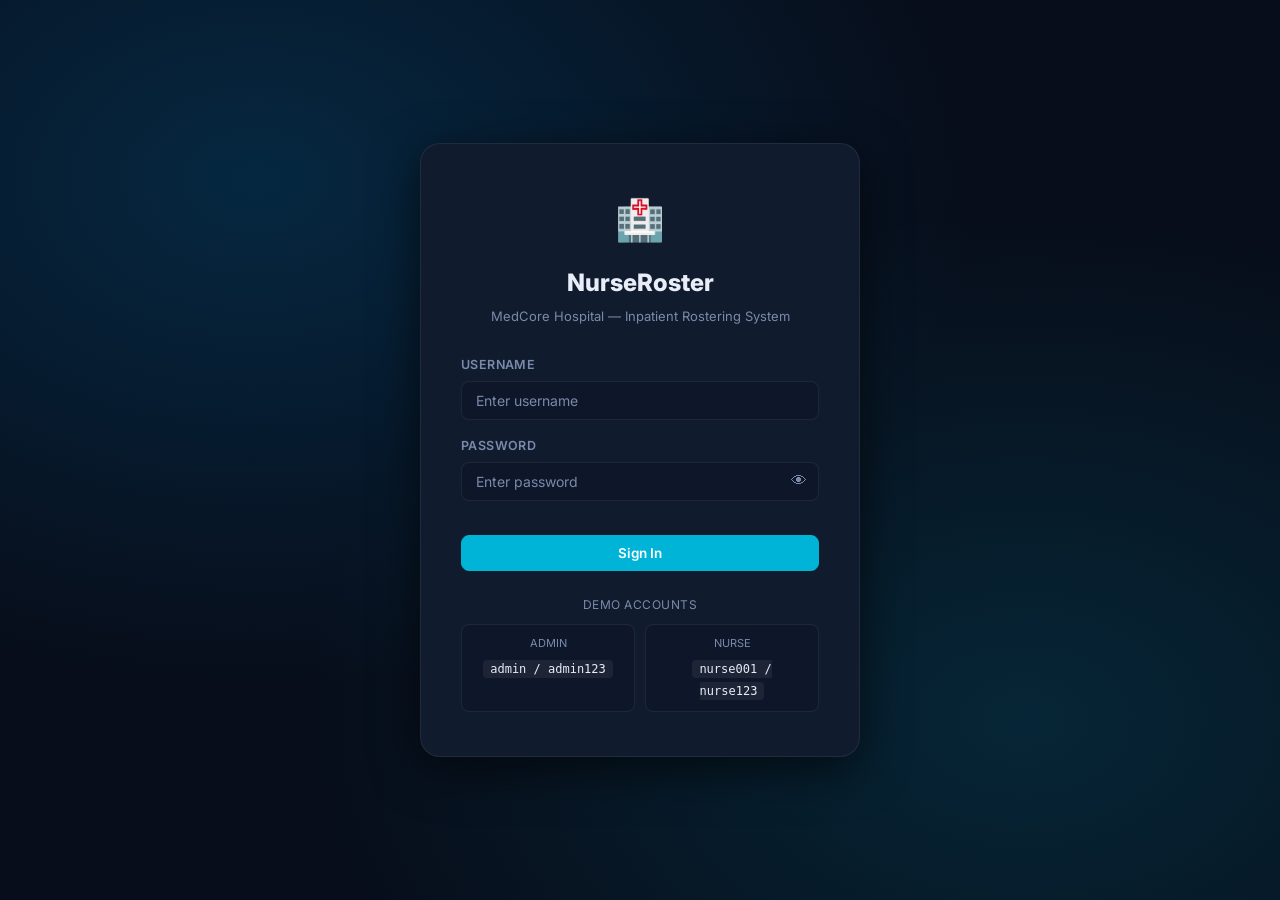
<file: nurse-rostering/index.html>
<!DOCTYPE html>
<html lang="en">

<head>
    <meta charset="UTF-8" />
    <meta name="viewport" content="width=device-width, initial-scale=1.0" />
    <meta name="description"
        content="MedCore Hospital — Inpatient Nurse Rostering System. Manage nurse shifts, preferences, and leave applications." />
    <title>NurseRoster — MedCore Hospital</title>
    <link rel="stylesheet" href="src/css/styles.css" />
    <!-- Favicon -->
    <link rel="icon"
        href="data:image/svg+xml,<svg xmlns='http://www.w3.org/2000/svg' viewBox='0 0 100 100'><text y='.9em' font-size='90'>🏥</text></svg>" />
</head>

<body>
    <div id="root">
        <!-- Loading state -->
        <div
            style="display:flex;align-items:center;justify-content:center;height:100vh;flex-direction:column;gap:16px;color:#7a8aaa">
            <div style="font-size:40px">🏥</div>
            <div style="font-size:15px;font-weight:600">Loading NurseRoster…</div>
        </div>
    </div>

    <!-- ── JS Modules (order matters) ───────────────────── -->
    <script src="src/js/constants.js"></script>
    <script src="src/js/storage.js"></script>
    <script src="src/js/roster.js"></script>
    <script src="src/js/components.js"></script>
    <script src="src/js/pages.js"></script>
    <script src="src/js/handlers.js"></script>
    <script src="src/js/app.js"></script>
    <script>
        document.addEventListener('DOMContentLoaded', () => App.init());
    </script>
</body>

</html>
</file>
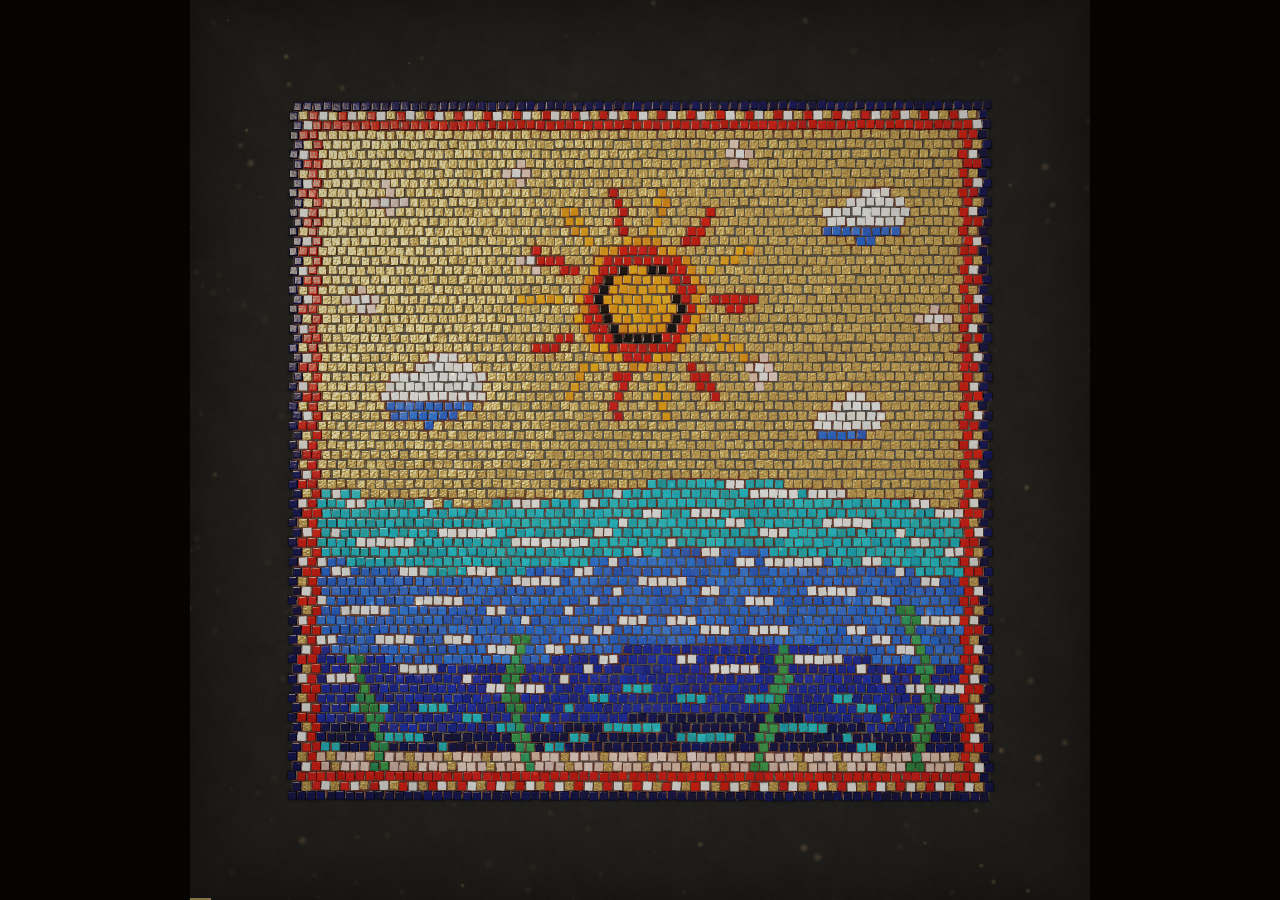
<file: tessera/index.html>
<!doctype html>
<html lang="en">
<head>
<meta charset="utf-8">
<meta name="viewport" content="width=device-width,initial-scale=1">
<title>Tessera</title>
<style>
  html,body{margin:0;height:100%;background:#050403;overflow:hidden}
  #wrap{position:fixed;inset:0;display:flex;align-items:center;justify-content:center}
  #stage{position:relative;line-height:0}
  canvas{display:block;cursor:pointer}
  #bar{position:absolute;left:0;bottom:0;height:2px;width:0;background:rgba(232,190,110,.55)}
  #hint{position:absolute;left:0;right:0;bottom:14px;text-align:center;line-height:1.4;
        font:12px/1.4 system-ui,-apple-system,"Segoe UI",sans-serif;letter-spacing:.08em;
        color:rgba(236,214,170,.75);transition:opacity 1.2s;pointer-events:none}
  #err{position:fixed;inset:0;display:none;align-items:center;justify-content:center;color:#d9c6a0;
       font:14px system-ui,sans-serif;text-align:center;padding:24px}
</style>
</head>
<body>
<div id="wrap"><div id="stage"><canvas id="c"></canvas><div id="bar"></div>
<div id="hint">click for sound &nbsp;·&nbsp; space pause &nbsp;·&nbsp; ← → seek &nbsp;·&nbsp; R restart</div></div></div>
<div id="err"></div>
<script>
"use strict";
// ============================================================================
//  TESSERA — an 80 second film. A glass and gold-leaf wall mosaic whose
//  tesserae were never glued down. Everything is procedural: WebGL2 + JS.
// ============================================================================

const DURATION = 80;
const TAU = Math.PI * 2;

// ---------------------------------------------------------------- utilities
function mulberry32(a){return function(){a|=0;a=a+0x6D2B79F5|0;let t=Math.imul(a^a>>>15,1|a);
  t=t+Math.imul(t^t>>>7,61|t)^t;return((t^t>>>14)>>>0)/4294967296;};}
const rnd = mulberry32(20260927);
const clamp = (x,a,b)=>x<a?a:x>b?b:x;
const sstep = (a,b,x)=>{const t=clamp((x-a)/(b-a),0,1);return t*t*(3-2*t);};
const sstep5 = t=>{t=clamp(t,0,1);return t*t*t*(t*(t*6-15)+10);};
const mix = (a,b,t)=>a+(b-a)*t;
function wrapP(a,p){ // wrap into (-p/2, p/2]
  a = a % p; if (a > p*0.5) a -= p; else if (a <= -p*0.5) a += p; return a; }
function bump(t,a,b,c,d){ return sstep(a,b,t)*(1-sstep(c,d,t)); }

// ---------------------------------------------------------------- the wall
const N = 72, NT = N*N, P = 2/N;
const TS = P*0.86, TH = P*0.42;

const GOLD=0,LAPIS=1,BLUE=2,TURQ=3,WHITE=4,RED=5,ORANGE=6,BLACK=7,GREEN=8,PINK=9,DEEP=10;
const PAL = [
  [0.86,0.66,0.30],[0.13,0.18,0.47],[0.19,0.35,0.68],[0.15,0.57,0.60],[0.93,0.91,0.85],
  [0.72,0.13,0.10],[0.93,0.50,0.13],[0.06,0.06,0.08],[0.20,0.46,0.28],[0.86,0.66,0.58],
  [0.06,0.09,0.27]];

function inCloud(x,y,cx,cy,s){
  const c=[[0,0,0.09],[0.085,0.02,0.07],[-0.08,-0.01,0.065],[0.03,0.06,0.06]];
  let inside=false, low=false;
  for(const q of c){ const dx=x-(cx+q[0]*s), dy=y-(cy+q[1]*s); if(dx*dx+dy*dy<(q[2]*s)**2) inside=true; }
  if(inside && y < cy - 0.03*s) low=true;
  return inside ? (low?2:1) : 0;
}
function design(x,y){
  const m = Math.max(Math.abs(x),Math.abs(y));
  const ring = Math.floor((1-m)/P);
  if (ring<=0) return DEEP;
  if (ring===1){ const s = Math.abs(x)>Math.abs(y) ? y : x; const k=((Math.floor((s+1)/P)%3)+3)%3;
    return k===0?WHITE:(k===1?GOLD:RED); }
  if (ring===2) return RED;
  const hz = -0.12 + 0.035*Math.sin(x*4.5+0.6);
  if (y > hz){
    const dx=x, dy=y-0.42, r=Math.hypot(dx,dy), th=Math.atan2(dy,dx);
    if (r<0.10) return ORANGE;
    if (r<0.12) return BLACK;
    if (r<0.16) return RED;
    if (r<0.185) return ORANGE;
    if (r>0.205 && r<0.35){
      const k = Math.floor((th/TAU+0.5)*14 + 0.5);
      const w = Math.cos(14*th);
      if (w > 0.5 + (r-0.2)*2.2) return (k%2)?RED:ORANGE;
    }
    let c = inCloud(x,y,-0.6,0.16,1.0) || inCloud(x,y,0.64,0.66,0.8) || inCloud(x,y,0.6,0.08,0.7);
    if (c) return c===2?BLUE:WHITE;
    // little four-point stars
    const stars=[[-0.72,0.72],[-0.35,0.8],[0.28,0.84],[-0.8,0.42],[0.84,0.38],[-0.3,0.55],[0.35,0.22]];
    for(const s of stars){ const ax=Math.abs(x-s[0]), ay=Math.abs(y-s[1]);
      if ((ax<P*0.6&&ay<P*1.6)||(ay<P*0.6&&ax<P*1.6)) return (ax<P*0.6&&ay<P*0.6)?WHITE:PINK; }
    return GOLD;
  }
  // the sea
  const d = hz - y;
  for (const x0 of [-0.78,-0.33,0.38,0.79]){
    const top = -0.52 + 0.1*Math.sin(x0*9);
    if (y < top && Math.abs(x - x0 - 0.035*Math.sin(y*10 + x0*3)) < 0.02) return GREEN;
  }
  if (y < -0.86) return (Math.floor((x+2)/P)%4===0) ? GOLD : PINK;
  const bp = (d + 0.028*Math.sin(x*11 - y*3))/0.1;
  const fr = bp - Math.floor(bp);
  if (fr < 0.16) return d < 0.55 ? WHITE : TURQ;
  if (d < 0.2) return TURQ;
  if (d < 0.46) return BLUE;
  if (d < 0.66) return LAPIS;
  return DEEP;
}

// per-tile static + dynamic state
const hx=new Float32Array(NT),hy=new Float32Array(NT),hz=new Float32Array(NT);
const hrx=new Float32Array(NT),hry=new Float32Array(NT),hrz=new Float32Array(NT);
const px=new Float32Array(NT),py=new Float32Array(NT),pz=new Float32Array(NT);
const vx=new Float32Array(NT),vy=new Float32Array(NT),vz=new Float32Array(NT);
const arx=new Float32Array(NT),ary=new Float32Array(NT),arz=new Float32Array(NT);
const wx=new Float32Array(NT),wy=new Float32Array(NT),wz=new Float32Array(NT);
const tau=new Float32Array(NT),tumPsi=new Float32Array(NT),spin=new Float32Array(NT),swirlS=new Float32Array(NT);
const flash=new Float32Array(NT), ret=new Uint8Array(NT);
const ownPrev=new Int16Array(NT), ownNow=new Int16Array(NT), slotOf=new Int32Array(NT);
const cls=new Uint8Array(NT), goldF=new Uint8Array(NT);
const stat=new Float32Array(NT*8); // r,g,b,size,thick,seed,goldFront,pad
const designTex=new Uint8Array(NT*4);

for (let j=0;j<N;j++) for (let i=0;i<N;i++){
  const k=j*N+i;
  const x = -1 + (i+0.5)*P + ((j&1)?0.22:-0.22)*P + (rnd()-0.5)*0.12*P;
  const y = -1 + (j+0.5)*P + (rnd()-0.5)*0.12*P;
  const c = design(x,y);
  hx[k]=x; hy[k]=y; hz[k]=TH*0.5 + rnd()*0.0015;
  cls[k]=c; goldF[k]= c===GOLD ? 1:0;
  const tilt = c===GOLD ? 0.13 : 0.05;
  hrx[k]=(rnd()-0.5)*tilt; hry[k]=(rnd()-0.5)*tilt; hrz[k]=(rnd()-0.5)*0.16;
  const b = 0.88 + 0.24*rnd(), hue=(rnd()-0.5)*0.06;
  const col = PAL[c];
  stat[k*8+0]=Math.pow(clamp(col[0]*b+hue,0,1),2.2);
  stat[k*8+1]=Math.pow(clamp(col[1]*b,0,1),2.2);
  stat[k*8+2]=Math.pow(clamp(col[2]*b-hue,0,1),2.2);
  stat[k*8+3]=TS*(0.93+0.1*rnd());
  stat[k*8+4]=TH*(0.9+0.2*rnd());
  stat[k*8+5]=rnd();
  stat[k*8+6]=goldF[k];
  tumPsi[k]=rnd()*TAU; spin[k]=(rnd()<0.5?-1:1)*(7+9*rnd()); swirlS[k]=(rnd()<0.5?-1:1)*(0.6+rnd());
  designTex[k*4]=col[0]*255; designTex[k*4+1]=col[1]*255; designTex[k*4+2]=col[2]*255; designTex[k*4+3]=255;
}

// ---------------------------------------------------------------- paths
function makePath(w){
  const n=w.length;
  const m=w.map((p,k)=>{const a=w[Math.max(0,k-1)],b=w[Math.min(n-1,k+1)],dt=b[0]-a[0];
    return [(b[1]-a[1])/dt,(b[2]-a[2])/dt];});
  return (t,o)=>{
    if (t<=w[0][0]){o[0]=w[0][1];o[1]=w[0][2];return o;}
    if (t>=w[n-1][0]){o[0]=w[n-1][1];o[1]=w[n-1][2];return o;}
    let k=0; while(t>w[k+1][0]) k++;
    const p0=w[k],p1=w[k+1],h=p1[0]-p0[0],s=(t-p0[0])/h,s2=s*s,s3=s2*s;
    const a=2*s3-3*s2+1,b=s3-2*s2+s,c=-2*s3+3*s2,d=s3-s2;
    o[0]=a*p0[1]+b*h*m[k][0]+c*p1[1]+d*h*m[k+1][0];
    o[1]=a*p0[2]+b*h*m[k][1]+c*p1[2]+d*h*m[k+1][1];
    return o;
  };
}
// a body = something that moves along a path and keeps a smooth heading/bank
function makeBody(path, headingOffset){
  const b={cx:0,cy:0,th:0,bank:0,init:false,path,off:headingOffset||0};
  const A=[0,0],B=[0,0];
  b.reset=()=>{b.init=false;b.bank=0;};
  b.update=(t,dt)=>{
    path(t,A); b.cx=A[0]; b.cy=A[1];
    path(t+0.05,B); let dx=B[0]-A[0], dy=B[1]-A[1];
    if (dx*dx+dy*dy<1e-9){ path(t-0.05,B); dx=A[0]-B[0]; dy=A[1]-B[1]; }
    let th = (dx*dx+dy*dy<1e-9) ? b.th : Math.atan2(dy,dx);
    if (!b.init){ // look ahead for an initial heading
      for(let s=0.1;s<4&&dx*dx+dy*dy<1e-9;s+=0.1){path(t+s,B);dx=B[0]-A[0];dy=B[1]-A[1];}
      th=Math.atan2(dy,dx); b.th=th; b.init=true;
    }
    th = b.th + wrapP(th-b.th,TAU);
    const turn=(th-b.th)/dt;
    b.th=th;
    b.bank += (clamp(-turn*0.22,-0.75,0.75)-b.bank)*Math.min(1,dt*3);
  };
  return b;
}

// ---------------------------------------------------------------- shapes
// fish silhouette. x in [-.5,.5] tail->nose, y in body lengths.
function fishPart(x,y){
  const u=x+0.5, ay=Math.abs(y), ub=(u-0.2)/0.8;
  let h=0;
  if (ub>0&&ub<1) h=0.16*Math.pow(Math.sin(Math.PI*Math.pow(ub,0.8)),0.75);
  if (ub>0&&ay<h){
    const de=Math.hypot(u-0.84,y-0.03);
    if (de<0.022) return 'eye';
    if (de<0.042) return 'ring';
    if (Math.abs(Math.hypot((u-0.97)*1.0,y*1.15)-0.2)<0.014 && u<0.8) return 'gill';
    if (y< -h*0.35) return 'belly';
    return 'body';
  }
  if (u<0.24){ const s=(0.24-u)/0.24, outer=0.03+s*0.19, inner=s>0.5?(s-0.5)*0.34:-1;
    if (ay<outer&&ay>inner) return 'fin'; }
  if (y>0&&ub>0.3&&ub<0.62){ const q=(ub-0.3)/0.32; if (y<h+0.08*Math.sin(Math.PI*q)*(1-q*0.4)) return 'fin'; }
  if (y<0&&ub>0.42&&ub<0.6){ const q=(ub-0.42)/0.18; if (-y<h+0.05*Math.sin(Math.PI*q)) return 'fin'; }
  return null;
}
function birdRole(x,y){
  const ay=Math.abs(y);
  if ((x/0.1)**2+(y/0.032)**2<1) return {r:WHITE,w:0};
  if (Math.hypot(x-0.105,y)<0.03) return {r:WHITE,w:0};
  if (x>0.128&&x<0.17&&ay<0.012) return {r:ORANGE,w:0};
  if (x<-0.08&&x>-0.2&&ay<0.018+(-0.08-x)*0.45) return {r:x<-0.165?BLUE:WHITE,w:0};
  if (ay>0.02&&ay<0.3){
    const s=ay/0.3, xf=0.05-0.075*s*s, xb=-0.065+0.045*s + (Math.sin(s*30)>0.2?0.014:0);
    if (x<xf&&x>xb) return {r: s>0.72?BLUE:(x>xf-0.022&&s<0.62?GOLD:WHITE), w:1};
  }
  return null;
}
function sample(fn,L,sp,extent){
  const out=[], n=Math.ceil(extent/sp);
  for (let j=-n;j<=n;j++) for (let i=-n;i<=n;i++){
    const lx=(i+((j&1)?0.5:0))*sp, ly=j*sp;
    const r=fn(lx/L,ly/L); if (r!=null) out.push({lx,ly,u:lx/L+0.5,role:r});
  }
  return out;
}

// ---------------------------------------------------------------- recruiting
const busyUntil=new Float32Array(NT).fill(-10);
function recruit(slots, ox, oy, tStart, tFree){
  const order=[BLACK,ORANGE,RED,WHITE,TURQ,BLUE,LAPIS,GREEN,PINK,GOLD];
  const taken=new Uint8Array(NT);
  const free=i=>!taken[i] && busyUntil[i] < tStart-0.3;
  const byDist=(list)=>list.sort((a,b)=>((hx[a]-ox)**2+(hy[a]-oy)**2)-((hx[b]-ox)**2+(hy[b]-oy)**2));
  const tiles=new Int32Array(slots.length).fill(-1);
  for (const role of order){
    const want=[]; slots.forEach((s,j)=>{ if (s.role===role) want.push(j); });
    if (!want.length) continue;
    let cand=[]; for (let i=0;i<NT;i++) if (free(i) && (role===GOLD || cls[i]===role)) cand.push(i);
    byDist(cand);
    cand=cand.slice(0,want.length);
    // fallback: any tile, flipped to its gold back
    if (cand.length<want.length){
      const extra=[]; for (let i=0;i<NT;i++) if (free(i) && cand.indexOf(i)<0) extra.push(i);
      byDist(extra); for (const i of extra){ if (cand.length>=want.length) break; cand.push(i); }
      for (let q=0;q<want.length;q++) if (q>=cand.length || cls[cand[q]]!==role) slots[want[q]].role=GOLD;
    }
    // coherent mapping: sort both by angle around their centroids
    const ang=(xs,ys)=>{let mx=0,my=0;xs.forEach((_,q)=>{mx+=xs[q];my+=ys[q];});mx/=xs.length;my/=xs.length;
      return xs.map((_,q)=>Math.atan2(ys[q]-my,xs[q]-mx));};
    const sa=ang(want.map(j=>slots[j].lx+(slots[j].ox||0)),want.map(j=>slots[j].ly+(slots[j].oy||0)));
    const ta=ang(cand.map(i=>hx[i]),cand.map(i=>hy[i]));
    const wi=want.map((_,q)=>q).sort((a,b)=>sa[a]-sa[b]);
    const ti=cand.map((_,q)=>q).sort((a,b)=>ta[a]-ta[b]);
    for (let q=0;q<wi.length;q++){ const i=cand[ti[q]], j=want[wi[q]]; tiles[j]=i; taken[i]=1; }
  }
  for (let j=0;j<slots.length;j++){ const i=tiles[j]; busyUntil[i]=tFree;
    slots[j].flip = (slots[j].role===GOLD && !goldF[i]) || (slots[j].role!==cls[i] && slots[j].role!==GOLD) ? 1:0; }
  return tiles;
}

// ---------------------------------------------------------------- figures
const FIGS=[];
const O={x:0,y:0,z:0,rx:0,ry:0,rz:0,k:120,z2:0.8};

// shared fish deformation
function fishPlace(s,b,L,amp,phase,z,o){
  const u=s.u, e=Math.pow(Math.max(0,1-u),1.6);
  const w=amp*e*Math.sin(u*6.5-phase);
  const dw=(amp*e*Math.cos(u*6.5-phase)*6.5 - amp*1.6*Math.pow(Math.max(0,1-u),0.6)*Math.sin(u*6.5-phase))/L;
  const lx=s.lx, ly=s.ly+w, c=Math.cos(b.th), sn=Math.sin(b.th);
  o.x=b.cx+c*lx-sn*ly; o.y=b.cy+sn*lx+c*ly;
  o.z=z+ly*Math.sin(b.bank)*0.9;
  o.rz=b.th+Math.atan(dw); o.rx=b.bank; o.ry=s.flip?Math.PI:0;
}

// ---- 1. the koi (13 – 31s)
(function(){
  const L=0.9;
  const slots=sample((x,y)=>{
    const p=fishPart(x,y); if(!p) return null; const u=x+0.5;
    if (p==='eye') return BLACK; if (p==='ring') return WHITE; if (p==='gill') return RED;
    if (p==='belly') return WHITE;
    if (p==='fin') return (Math.floor(u*34)%2)?RED:ORANGE;
    if (Math.sin(u*17+1)+Math.sin(y*40+u*9)>1.05) return RED;
    return GOLD;
  },L,P*1.02,0.62);
  const path=makePath([[13.4,-0.62,-0.5],[16,-0.3,-0.45],[18.5,0.2,-0.3],[21,0.52,0.06],
    [23.2,0.36,0.5],[25.4,-0.1,0.58],[27.4,-0.55,0.3],[29.4,-0.5,-0.15],[31.8,-0.1,-0.5]]);
  const body=makeBody(path);
  const tiles=recruit(slots,-0.6,-0.5,13,33.5);
  const launch=new Float32Array(slots.length), release=new Float32Array(slots.length);
  slots.forEach((s,j)=>{const i=tiles[j]; const d=Math.hypot(hx[i]+0.6,hy[i]+0.5);
    launch[j]=13+0.1+d*1.1+rnd()*0.7; release[j]=29.6+(1-s.u)*1.3+rnd()*0.35; });
  FIGS.push({name:'koi',slots,tiles,launch,release,tA:13,tB:32,bodies:[body],
    reset(){body.reset();},
    prep(t,dt){body.update(t,dt);},
    target(j,t,o){ fishPlace(slots[j],body,L,0.055,t*5.2,0.2+0.03*Math.sin(t*0.7),o); o.k=150; },
    wake(t,W){ W.push(body.cx,body.cy,sstep(14.5,16,t)*(1-sstep(29.5,31,t))); }});
})();

// ---- 2. a school of eight small fish (30.5 – 46s)
(function(){
  const L=0.44, cols=[TURQ,BLUE,LAPIS,TURQ,BLUE,LAPIS,TURQ];
  const offs=[[0.22,0],[0.0,0.2],[0.0,-0.19],[-0.23,0.36],[-0.22,0.04],[-0.24,-0.3],[-0.45,0.17]];
  const slots=[];
  offs.forEach((of,k)=>{
    sample((x,y)=>{ const p=fishPart(x,y); if(!p) return null;
      if (p==='eye') return BLACK; if (p==='ring') return cols[k]; if (p==='gill') return WHITE;
      if (p==='belly') return WHITE; if (p==='fin') return GOLD; return cols[k]; },L,P*1.02,0.25)
    .forEach(s=>{s.sub=k; s.ox=of[0]*1.15; s.oy=of[1]*1.15; slots.push(s);});
  });
  const path=makePath([[30.6,0.55,-0.6],[33,0.05,-0.55],[35.5,-0.4,-0.25],[38,-0.33,0.3],
    [40.5,0.08,0.5],[42.5,0.5,0.2],[44.5,0.42,-0.35],[46.5,0.0,-0.62]]);
  const body=makeBody(path);
  const tiles=recruit(slots,0.5,-0.6,30.5,47.5);
  const launch=new Float32Array(slots.length), release=new Float32Array(slots.length);
  slots.forEach((s,j)=>{const i=tiles[j]; const d=Math.hypot(hx[i]-0.5,hy[i]+0.6);
    launch[j]=30.5+0.1+d*1.0+s.sub*0.12+rnd()*0.5; release[j]=44.4+s.sub*0.14+(1-s.u)*0.5+rnd()*0.5; });
  const fb=offs.map(()=>({cx:0,cy:0,th:0,bank:0}));
  FIGS.push({name:'school',slots,tiles,launch,release,tA:30.5,tB:46.8,
    reset(){body.reset();},
    prep(t,dt){ body.update(t,dt);
      const c=Math.cos(body.th), s=Math.sin(body.th);
      offs.forEach((of,k)=>{ const ox=of[0]*1.15+0.035*Math.sin(t*0.9+k*1.7), oy=of[1]*1.15+0.04*Math.sin(t*0.7+k*2.3);
        const f=fb[k]; f.cx=body.cx+c*ox-s*oy; f.cy=body.cy+s*ox+c*oy;
        f.th=body.th+0.16*Math.sin(t*1.3+k); f.bank=body.bank; }); },
    target(j,t,o){ const s=slots[j];
      fishPlace(s,fb[s.sub],L,0.04,t*8+s.sub*1.3,0.15+0.02*s.sub,o); o.k=140; },
    wake(t,W){ const a=sstep(32,33.5,t)*(1-sstep(44.2,45.5,t)); for(const f of fb) W.push(f.cx,f.cy,a*0.6); }});
})();

// ---- 3. three birds (45 – 56.5s)
(function(){
  const offs=[[0.16,0],[-0.14,0.38],[-0.14,-0.38]];
  const slots=[];
  offs.forEach((of,k)=>{
    const sp=P*1.02, n=Math.ceil(0.32/sp);
    for (let j=-n;j<=n;j++) for (let i=-n;i<=n;i++){
      const lx=(i+((j&1)?0.5:0))*sp, ly=j*sp, r=birdRole(lx,ly);
      if (r) slots.push({lx,ly,u:0.5,role:r.r,w:r.w,sub:k,ox:of[0],oy:of[1]});
    }
  });
  const path=makePath([[45.2,0.05,-0.3],[47.6,0.32,0.1],[50,0.1,0.42],[52,-0.38,0.4],[54,-0.5,0.0],[56.2,-0.2,-0.3]]);
  const body=makeBody(path);
  const tiles=recruit(slots,0.1,-0.22,45,58);
  const launch=new Float32Array(slots.length), release=new Float32Array(slots.length);
  slots.forEach((s,j)=>{const i=tiles[j]; const d=Math.hypot(hx[i]-0.1,hy[i]+0.22);
    launch[j]=45+0.1+d*1.0+rnd()*0.6; release[j]=54.6+s.sub*0.2+rnd()*1.0; });
  const bb=offs.map(()=>({cx:0,cy:0,th:0,bank:0}));
  FIGS.push({name:'birds',slots,tiles,launch,release,tA:45,tB:56.5,
    reset(){body.reset();},
    prep(t,dt){ body.update(t,dt);
      const c=Math.cos(body.th), s=Math.sin(body.th);
      offs.forEach((of,k)=>{ const ox=of[0]+0.03*Math.sin(t*1.1+k), oy=of[1]+0.03*Math.sin(t*0.8+k*2);
        const f=bb[k]; f.cx=body.cx+c*ox-s*oy; f.cy=body.cy+s*ox+c*oy; f.th=body.th+0.1*Math.sin(t*0.9+k*1.4); f.bank=body.bank; }); },
    target(j,t,o){
      const s=slots[j], b=bb[s.sub], ay=Math.abs(s.ly), sg=s.ly<0?-1:1;
      const glide=0.55+0.45*Math.sin(t*0.9+s.sub);
      let ly=s.ly, z=0.32+0.04*s.sub, rx=b.bank;
      if (s.w){ const e=Math.max(0,ay-0.03), phi=glide*0.85*Math.sin(t*TAU*1.5+s.sub*1.9-e*4.0);
        ly=sg*(0.03+e*Math.cos(phi)); z+=e*Math.sin(phi); rx+=sg*phi; }
      const c=Math.cos(b.th), sn=Math.sin(b.th);
      o.x=b.cx+c*s.lx-sn*ly; o.y=b.cy+sn*s.lx+c*ly; o.z=z+ly*Math.sin(b.bank);
      o.rz=b.th; o.rx=rx; o.ry=s.flip?Math.PI:0; o.k=170; },
    wake(t,W){ const a=sstep(46.5,48,t)*(1-sstep(54.5,56,t)); for(const f of bb) W.push(f.cx,f.cy,a*0.8); }});
})();

// ---- 4. the great lift: vortex, golden sunflower, return (56.6 – 77s)
let LAST=0;
(function(){
  let best=1e9; for(let i=0;i<NT;i++){const d=Math.hypot(hx[i],hy[i]-0.42); if(d<best){best=d;LAST=i;}}
  const idx=[...Array(NT).keys()].sort((a,b)=>Math.hypot(hx[a],hy[a])-Math.hypot(hx[b],hy[b]));
  const rank=new Float32Array(NT); idx.forEach((i,q)=>rank[i]=q);
  const vr=new Float32Array(NT), th0=new Float32Array(NT), zo=new Float32Array(NT), nf=new Float32Array(NT);
  const rd=new Float32Array(NT), phi=new Float32Array(NT), rzD=new Float32Array(NT), Th=new Float32Array(NT);
  const slots=[], tiles=new Int32Array(NT), launch=new Float32Array(NT), release=new Float32Array(NT);
  for (let i=0;i<NT;i++){
    const hr=Math.hypot(hx[i],hy[i]);
    vr[i]=0.1+0.95*(hr/1.42)+(rnd()-0.5)*0.08; th0[i]=Math.atan2(hy[i],hx[i]);
    zo[i]=rnd()-0.5; nf[i]=1+Math.floor(rnd()*4);
    Th[i]=4.2/(vr[i]+0.3);
    rd[i]=0.98*Math.sqrt((rank[i]+0.5)/NT); phi[i]=rank[i]*2.399963;
    const thF=th0[i]+Th[i];
    rzD[i]=thF+Math.PI/2+wrapP(phi[i]-thF-Math.PI/2,Math.PI/2);
    slots.push({u:0}); tiles[i]=i;
    launch[i]=56.6+((hx[i]+1)/2)*1.6+rnd()*0.35;
    release[i]=i===LAST?75.6:66.8+((hy[i]+1)/2)*4.3+rnd()*0.45;
  }
  FIGS.push({name:'lift',slots,tiles,launch,release,tA:56.6,tB:75.7,
    reset(){}, prep(){},
    target(i,t,o){
      const G=sstep5((t-56.8)/7.7);
      const r=vr[i]*(1+0.12*Math.sin(Math.PI*G));
      const th=th0[i]+Th[i]*G;
      const rn=rank[i]/NT;
      const e=sstep(62.8+rn*1.3,64.6+rn*1.3,t);
      const shim=sstep(64.5,66,t);
      const beta=0.25*sstep(64,71,t);
      const ph=phi[i]+beta;
      const vX=r*Math.cos(th), vY=r*Math.sin(th)+0.02, vZ=0.44+zo[i]*(0.25+0.35*r)+0.06*Math.sin(th*2-t*1.5);
      const wave=Math.sin(rd[i]*16-t*4);
      const dX=rd[i]*Math.cos(ph), dY=rd[i]*Math.sin(ph), dZ=0.38+0.025*wave*shim;
      o.x=mix(vX,dX,e); o.y=mix(vY,dY,e); o.z=mix(vZ,dZ,e);
      o.rx=0.3*Math.sin(th*3+t)*(1-e)+0.34*wave*shim*e;
      o.ry=TAU*nf[i]*G+Math.PI*e;
      const rzV=th+Math.PI/2;
      o.rz=rzV+(rzD[i]+beta-rzV)*e;
      o.k=e<1?65:130;
      if (i===LAST && t>67){ // one tile stays up, turning in the light
        const h=sstep(67,69.5,t);
        o.x=mix(o.x,hx[i],h); o.y=mix(o.y,hy[i],h); o.z=mix(o.z,0.5+0.03*Math.sin(t*1.3),h);
        o.ry=Math.PI+(t-67)*1.25; o.rx=0.25*Math.sin(t*0.9); o.k=90;
      }
    }});
})();

// idle effects: pops and ripples
const POPS=[]; [[2.3,0.28,0.62],[3.0,-0.45,0.7],[3.5,0.62,-0.4],[3.9,-0.2,-0.6],[4.2,0.1,0.25],[4.45,-0.7,0.1],[4.65,0.45,0.55],[4.8,-0.1,0.8]]
  .forEach(([t0,x,y])=>{let b=0,bd=1e9;for(let i=0;i<NT;i++){const d=Math.hypot(hx[i]-x,hy[i]-y);if(d<bd){bd=d;b=i;}}POPS.push({i:b,t0});});
const popAt=new Float32Array(NT).fill(-99); POPS.forEach(p=>popAt[p.i]=p.t0);
const RIPPLES=[{x:0,y:0.42,t0:5.8,v:0.5,a:0.055},{x:-1,y:-1,t0:8.4,v:0.62,a:0.05},{x:1,y:-1,t0:9.1,v:0.62,a:0.05}];

// ---------------------------------------------------------------- simulation
const DT=1/120;
let simT=0, clicksPending=0, silent=false;
const W=[];
function resetSim(){
  for(let i=0;i<NT;i++){ px[i]=hx[i];py[i]=hy[i];pz[i]=hz[i];vx[i]=vy[i]=vz[i]=0;
    arx[i]=hrx[i];ary[i]=hry[i];arz[i]=hrz[i];wx[i]=wy[i]=wz[i]=0;tau[i]=0;flash[i]=0;ret[i]=0;ownPrev[i]=-1; }
  FIGS.forEach(f=>f.reset()); simT=0; clicksPending=0;
}
function stepSim(t){
  const dt=DT;
  W.length=0;
  ownNow.fill(-1);
  for (let f=0;f<FIGS.length;f++){ const F=FIGS[f];
    F.on = t>=F.tA-0.01 && t<=F.tB; if(!F.on) continue;
    F.prep(t,dt); if (F.wake) F.wake(t,W);
    const L=F.launch, R=F.release, T=F.tiles;
    for (let j=0;j<T.length;j++) if (t>=L[j] && t<R[j]){ ownNow[T[j]]=f; slotOf[T[j]]=j; }
  }
  const nW=W.length/3;
  for (let i=0;i<NT;i++){
    let tx,ty,tz,trx,tryy,trz,k,zeta=0.78;
    const own=ownNow[i];
    if (own>=0){
      const F=FIGS[own], j=slotOf[i];
      if (t < F.launch[j]+0.22){ tx=hx[i];ty=hy[i];tz=hz[i]+0.075;trx=hrx[i];tryy=hry[i];trz=hrz[i];k=260;zeta=0.7; }
      else { F.target(j,t,O); tx=O.x;ty=O.y;tz=O.z;trx=O.rx;tryy=O.ry;trz=O.rz;k=O.k; }
      ret[i]=0;
    } else {
      if (ownPrev[i]>=0) ret[i]=1;
      tx=hx[i];ty=hy[i];tz=hz[i];trx=hrx[i];tryy=hry[i];trz=hrz[i];k=110;zeta=0.75;
      // pops
      const pa=popAt[i];
      if (t>pa && t<pa+1.6){ const q=(t-pa)/1.3; if(q<1){ tz+=0.11*Math.sin(Math.PI*q); tryy+=TAU*sstep(0.1,0.8,q);} if(!ret[i]) ret[i]=1; }
      // ripples
      for (let r=0;r<RIPPLES.length;r++){ const R=RIPPLES[r];
        const ph=(t-R.t0)*R.v-Math.hypot(hx[i]-R.x,hy[i]-R.y);
        if (ph>-0.3&&ph<0.3){ const b=Math.exp(-(ph*ph)/0.0064); tz+=R.a*b; tryy+=TAU*sstep(-0.07,0.07,ph); if(b>0.5&&!ret[i]) ret[i]=1; } }
      // wakes of passing figures: the wall bulges and tilts toward them
      for (let w=0;w<nW;w++){ const dx=hx[i]-W[w*3], dy=hy[i]-W[w*3+1]; const d2=dx*dx+dy*dy;
        if (d2<0.12){ const b=Math.exp(-d2/0.018)*W[w*3+2]; tz+=0.02*b; trx-=dy*b*2.2; tryy+=dx*b*2.2; } }
      if (ret[i]){
        const dxy=Math.hypot(px[i]-hx[i],py[i]-hy[i]);
        tz+=0.3*sstep(0.02,0.5,dxy); k=60;
        const d3=Math.hypot(dxy,pz[i]-hz[i]);
        if (d3<0.035){ k=420; zeta=0.55; }
        if (ret[i]===1 && d3>0.012) ret[i]=2;
        const sp=Math.hypot(vx[i],vy[i],vz[i]);
        if (ret[i]===2 && d3<0.0028 && sp<0.3){ ret[i]=0; flash[i]=1; clicksPending++; }
      }
    }
    ownPrev[i]=own;
    // ---- integrate position (critically-ish damped spring, capped)
    let dx=tx-px[i], dy=ty-py[i], dz=tz-pz[i];
    const dist=Math.hypot(dx,dy,dz);
    const c=2*zeta*Math.sqrt(k);
    let ax=k*dx-c*vx[i], ay=k*dy-c*vy[i], az=k*dz-c*vz[i];
    if (dist>0.06){ const s=swirlS[i]*Math.min(dist,0.6)*9/dist; ax+=-dy*s; ay+=dx*s; }
    const am=Math.hypot(ax,ay,az); if (am>36){ const s=36/am; ax*=s;ay*=s;az*=s; }
    vx[i]+=ax*dt; vy[i]+=ay*dt; vz[i]+=az*dt;
    const sp=Math.hypot(vx[i],vy[i],vz[i]); if (sp>2.4){ const s=2.4/sp; vx[i]*=s;vy[i]*=s;vz[i]*=s; }
    px[i]+=vx[i]*dt; py[i]+=vy[i]*dt; pz[i]+=vz[i]*dt;
    // ---- integrate orientation
    const kA=170, cA=2*0.72*Math.sqrt(kA);
    wx[i]+=(kA*wrapP(trx-arx[i],TAU)-cA*wx[i])*dt; arx[i]+=wx[i]*dt;
    wy[i]+=(kA*wrapP(tryy-ary[i],TAU)-cA*wy[i])*dt; ary[i]+=wy[i]*dt;
    wz[i]+=(kA*wrapP(trz-arz[i],Math.PI/2)-cA*wz[i])*dt; arz[i]+=wz[i]*dt;
    // tumble while flying fast, then settle flat
    const ff=sstep(0.3,1.1,sp);
    tau[i]+=dt*sp*spin[i]*ff;
    tau[i]+=wrapP(-tau[i],TAU)*Math.min(1,dt*5)*(1-ff);
    flash[i]*=1-dt*7;
  }
}
function simTo(t,maxSteps){ let n=0; while (simT+DT<=t && n<maxSteps){ stepSim(simT); simT+=DT; n++; } }
function seek(t){
  t=clamp(t,0,DURATION-0.01);
  if (t<simT) resetSim();
  silent=true; simTo(t,1e9); silent=false; clicksPending=0; playT=t;
}

// ---------------------------------------------------------------- WebGL
const canvas=document.getElementById('c');
const gl=canvas.getContext('webgl2',{antialias:true,alpha:false,preserveDrawingBuffer:false});
if(!gl){ const e=document.getElementById('err'); e.style.display='flex'; e.textContent='This film needs WebGL2.'; throw new Error('no webgl2'); }

const COMMON=`
precision highp float;
uniform vec2 uRes; uniform float uFade; uniform float uTime;
uniform vec3 uCam, uLdir, uLP, uLcol;
float hash(vec2 p){ p=fract(p*vec2(123.34,456.21)); p+=dot(p,p+45.32); return fract(p.x*p.y); }
float vnoise(vec2 p){ vec2 i=floor(p), f=fract(p); f=f*f*(3.-2.*f);
  return mix(mix(hash(i),hash(i+vec2(1,0)),f.x),mix(hash(i+vec2(0,1)),hash(i+vec2(1,1)),f.x),f.y); }
float fbm(vec2 p){ float s=0.,a=.5; for(int i=0;i<4;i++){ s+=a*vnoise(p); p=p*2.03+17.1; a*=.5; } return s; }
vec3 env(vec3 r){
  float up=r.y*.5+.5;
  vec3 c=mix(vec3(.035,.025,.018),vec3(.42,.3,.17),smoothstep(.25,1.,up));
  c+=vec3(1.7,1.25,.7)*pow(max(dot(r,uLdir),0.),28.);
  c+=uLcol*1.4*pow(max(dot(r,normalize(uLP)),0.),70.);
  c+=vec3(.25,.18,.1)*pow(max(r.z,0.),3.);
  return c;
}
vec3 finish(vec3 c){
  c=(c*(2.51*c+.03))/(c*(2.43*c+.59)+.14);
  vec2 q=gl_FragCoord.xy/uRes-.5;
  c*=mix(1.,smoothstep(.95,.18,length(q)),.55);
  c=pow(clamp(c,0.,1.),vec3(1./2.2))*uFade;
  c+=(hash(gl_FragCoord.xy+fract(uTime*7.1)*91.)-.5)/255.*2.5;
  return c;
}`;

const VS_TILE=`#version 300 es
layout(location=0) in vec3 aP; layout(location=1) in vec3 aN; layout(location=2) in float aF;
layout(location=3) in vec3 iPos; layout(location=4) in vec4 iQ; layout(location=5) in float iFlash;
layout(location=6) in vec3 iCol; layout(location=7) in vec4 iS;
uniform mat4 uVP;
out vec3 vW; out vec3 vN; out vec3 vT; out vec3 vB; out vec2 vUV;
flat out float vFace; flat out vec3 vCol; flat out vec4 vInfo;
vec3 qrot(vec4 q, vec3 v){ return v+2.*cross(q.xyz,cross(q.xyz,v)+q.w*v); }
void main(){
  vec3 lp=aP*vec3(iS.x,iS.x,iS.y);
  vec3 w=iPos+qrot(iQ,lp);
  vW=w; vN=qrot(iQ,aN); vT=qrot(iQ,vec3(1,0,0)); vB=qrot(iQ,vec3(0,1,0));
  vUV = aF<1.5 ? aP.xy+.5 : (abs(aN.x)>.5 ? aP.yz+.5 : aP.xz+.5);
  vFace=aF; vCol=iCol; vInfo=vec4(iS.z,iS.w,iFlash,iPos.z-iS.y*.5);
  gl_Position=uVP*vec4(w,1);
}`;
const FS_TILE=`#version 300 es
${COMMON}
uniform sampler2D uShadow;
in vec3 vW; in vec3 vN; in vec3 vT; in vec3 vB; in vec2 vUV;
flat in float vFace; flat in vec3 vCol; flat in vec4 vInfo;
out vec4 frag;
void main(){
  float seed=vInfo.x;
  bool side=vFace>1.5;
  bool gold=(vFace>.5&&vFace<1.5)||(vFace<.5&&vInfo.y>.5);
  bool backGold=vFace>.5&&vFace<1.5;
  vec3 N=normalize(vN), T=normalize(vT), B=normalize(vB);
  vec2 c=vUV-.5, e=c*2.;
  vec2 bev=sign(e)*pow(abs(e),vec2(7.));
  vec2 sd=vUV*5.+seed*37.;
  float n0=vnoise(sd), gx=vnoise(sd+vec2(.07,0))-n0, gy=vnoise(sd+vec2(0,.07))-n0;
  vec3 n=N;
  if(!side) n=normalize(N+(T*bev.x+B*bev.y)*(gold?.35:.75)+(T*gx+B*gy)*(gold?3.2:.8));
  vec3 V=normalize(uCam-vW);
  float diff=max(dot(n,uLdir),0.);
  vec3 Lp=normalize(uLP-vW); vec3 H=normalize(Lp+V);
  float nh=max(dot(n,H),0.);
  float fres=pow(1.-max(dot(n,V),0.),5.);
  vec3 R=reflect(-V,n);
  float lift=vInfo.w;
  float sh=1.;
  if(lift<.03){ float s=texture(uShadow,vW.xy/2.6+.5).r; sh=1.-.72*min(s,1.)*(1.-smoothstep(0.,.03,lift)); }
  vec3 col;
  if(side){
    vec3 base=gold?vec3(.55,.5,.36)*.35:vCol*.55;
    col=base*(.18+.7*max(dot(N,uLdir),0.))*sh;
  } else if(gold){
    vec3 g=backGold?vec3(1.,.55,.2):vec3(1.,.7,.3);
    float crk=smoothstep(.55,.6,vnoise(vUV*9.+seed*11.))*.35;
    float seam=smoothstep(.035,.0,abs(fract(vUV.x*1.5+seed+.08*vnoise(vUV*6.))-.5)-.46)*.25;
    g*=1.-crk*.5-seam;
    col=g*(.06+.22*diff*sh)+g*env(R)*.95*mix(.55,1.,sh)+g*uLcol*pow(nh,50.)*3.2*sh
        +vec3(1.)*fres*.12;
  } else {
    vec3 base=vCol*(.78+.44*fbm(vUV*2.3+seed*31.));
    vec2 bc=vUV*3.+seed*7.;
    float bub=smoothstep(.12,.0,length(fract(bc)-.5))*step(.82,hash(floor(bc)));
    base*=1.+bub*.5;
    col=base*(.2+.95*diff*sh)+base*.14+uLcol*pow(nh,90.)*1.6*(.3+fres)*sh+env(R)*(.035+.6*fres);
  }
  col+=vec3(1.,.78,.4)*vInfo.z*.45;
  frag=vec4(finish(col),1.);
}`;

const VS_WALL=`#version 300 es
layout(location=0) in vec2 aP;
uniform mat4 uVP; out vec3 vW;
void main(){ vW=vec3(aP*2.2,0.); gl_Position=uVP*vec4(vW,1.); }`;
const FS_WALL=`#version 300 es
${COMMON}
uniform sampler2D uShadow, uDesign;
in vec3 vW; out vec4 frag;
float lum(vec2 uv){ return dot(texture(uDesign,uv).rgb,vec3(.3,.55,.15)); }
void main(){
  vec2 p=vW.xy;
  float m=max(abs(p.x),abs(p.y));
  float n=fbm(p*14.)*.6+fbm(p*80.)*.4;
  vec3 base=vec3(.29,.27,.235)*(.75+.4*n);
  vec2 uv=p*.5+.5; float d=.7/72.;
  float g=abs(lum(uv+vec2(d,0))-lum(uv-vec2(d,0)))+abs(lum(uv+vec2(0,d))-lum(uv-vec2(0,d)));
  float line=smoothstep(.06,.22,g)*(.45+.55*vnoise(p*45.));
  float inside=1.-smoothstep(.985,1.0,m);
  base=mix(base,vec3(.42,.1,.045),line*.75*inside);
  // setting-bed grid pressed into the lime
  vec2 gr=abs(fract(p*36.)-.5);
  base*=1.-.08*smoothstep(.44,.5,max(gr.x,gr.y))*inside;
  vec4 s=texture(uShadow,p/2.6+.5);
  float sh=1.-.7*min(s.r,1.), ao=1.-.62*min(s.g,1.);
  float diff=max(uLdir.z,0.)*.9;
  vec3 col=base*(.14+.85*diff*sh)*ao;
  vec3 Lp=normalize(uLP-vW);
  col+=base*uLcol*.15*max(Lp.z,0.)*sh*ao;
  col*=mix(.12,1.,inside);
  col*=1.-smoothstep(1.02,1.7,m);
  frag=vec4(finish(col),1.);
}`;

const VS_SH=`#version 300 es
layout(location=0) in vec2 aC;
layout(location=3) in vec3 iPos; layout(location=7) in vec4 iS;
uniform vec3 uLdir;
out vec2 vQ; out vec2 vA; out float vH; out float vSz;
void main(){
  float h=max(iPos.z-iS.y*.5,0.);
  vec2 off=-uLdir.xy/uLdir.z*iPos.z;
  vec2 c=iPos.xy+off;
  float hs=iS.x*.5*(1.3+h*3.)+.01+length(off);
  vQ=aC*hs; vA=-off; vH=h; vSz=iS.x;
  gl_Position=vec4((c+aC*hs)/1.3,0.,1.);
}`;
const FS_SH=`#version 300 es
precision highp float;
in vec2 vQ; in vec2 vA; in float vH; in float vSz;
out vec4 frag;
float box(vec2 p,float b){ vec2 d=abs(p)-b; return length(max(d,0.))+min(max(d.x,d.y),0.); }
void main(){
  float blur=.004+vH*.13;
  float ds=box(vQ,vSz*.5*(1.+vH*1.2));
  float s=(1.-smoothstep(-blur,blur,ds))*.9*smoothstep(.003,.025,vH)/(1.+vH*4.);
  float da=box(vQ-vA,vSz*.5);
  float a=(1.-smoothstep(-.004,.012,da))*.8*(1.-smoothstep(0.,.025,vH));
  frag=vec4(s,a,0.,1.);
}`;

const VS_MOTE=`#version 300 es
uniform mat4 uVP; uniform float uTime; uniform float uPx;
out float vA;
float h(float n){ return fract(sin(n*12.9898)*43758.5453); }
void main(){
  float id=float(gl_VertexID);
  vec3 p=vec3(h(id)*2.8-1.4,h(id+.3)*2.8-1.4,.08+h(id+.7)*1.3);
  p.y=mod(p.y+uTime*(.01+.02*h(id+.9))+1.4,2.8)-1.4;
  p.x+=.05*sin(uTime*.3+id);
  vec4 c=uVP*vec4(p,1.);
  gl_Position=c;
  gl_PointSize=uPx*(1.+2.*h(id+.5))/c.w*4.;
  vA=(.25+.75*pow(.5+.5*sin(uTime*(.5+h(id+.2)*2.)+id),6.))*.5;
}`;
const FS_MOTE=`#version 300 es
precision highp float; uniform float uFade; in float vA; out vec4 frag;
void main(){ vec2 q=gl_PointCoord-.5; float a=smoothstep(.5,.0,length(q))*vA*uFade; frag=vec4(vec3(1.,.8,.5)*a*.35,1.); }`;

function compile(vs,fs){
  const p=gl.createProgram();
  for (const [t,src] of [[gl.VERTEX_SHADER,vs],[gl.FRAGMENT_SHADER,fs]]){
    const s=gl.createShader(t); gl.shaderSource(s,src); gl.compileShader(s);
    if(!gl.getShaderParameter(s,gl.COMPILE_STATUS)) throw new Error(gl.getShaderInfoLog(s)+'\n'+src.split('\n').map((l,i)=>(i+1)+': '+l).join('\n'));
    gl.attachShader(p,s);
  }
  gl.linkProgram(p);
  if(!gl.getProgramParameter(p,gl.LINK_STATUS)) throw new Error(gl.getProgramInfoLog(p));
  const u={}; const n=gl.getProgramParameter(p,gl.ACTIVE_UNIFORMS);
  for(let i=0;i<n;i++){ const a=gl.getActiveUniform(p,i); u[a.name]=gl.getUniformLocation(p,a.name); }
  return {p,u};
}
const progTile=compile(VS_TILE,FS_TILE), progWall=compile(VS_WALL,FS_WALL),
      progSh=compile(VS_SH,FS_SH), progMote=compile(VS_MOTE,FS_MOTE);

// box geometry: pos, normal, face id (0 front/+z, 1 back/-z, 2 side)
const boxData=[];
(function(){
  const faces=[[[0,0,1],0],[[0,0,-1],1],[[1,0,0],2],[[-1,0,0],2],[[0,1,0],2],[[0,-1,0],2]];
  for (const [n,f] of faces){
    const a=n.map(Math.abs), u=a[0]?[0,1,0]:[1,0,0], v=[n[1]*u[2]-n[2]*u[1],n[2]*u[0]-n[0]*u[2],n[0]*u[1]-n[1]*u[0]];
    const corner=(s,t)=>[0,1,2].map(q=>n[q]*.5+u[q]*s*.5+v[q]*t*.5);
    const q=[corner(-1,-1),corner(1,-1),corner(1,1),corner(-1,-1),corner(1,1),corner(-1,1)];
    for (const c of q) boxData.push(...c,...n,f);
  }
})();
const boxBuf=gl.createBuffer(); gl.bindBuffer(gl.ARRAY_BUFFER,boxBuf); gl.bufferData(gl.ARRAY_BUFFER,new Float32Array(boxData),gl.STATIC_DRAW);
const dyn=new Float32Array(NT*8);
const dynBuf=gl.createBuffer(); gl.bindBuffer(gl.ARRAY_BUFFER,dynBuf); gl.bufferData(gl.ARRAY_BUFFER,dyn.byteLength,gl.DYNAMIC_DRAW);
const statBuf=gl.createBuffer(); gl.bindBuffer(gl.ARRAY_BUFFER,statBuf); gl.bufferData(gl.ARRAY_BUFFER,stat,gl.STATIC_DRAW);
const quadBuf=gl.createBuffer(); gl.bindBuffer(gl.ARRAY_BUFFER,quadBuf); gl.bufferData(gl.ARRAY_BUFFER,new Float32Array([-1,-1,1,-1,1,1,-1,-1,1,1,-1,1]),gl.STATIC_DRAW);

function instAttribs(){
  gl.bindBuffer(gl.ARRAY_BUFFER,dynBuf);
  gl.enableVertexAttribArray(3); gl.vertexAttribPointer(3,3,gl.FLOAT,false,32,0); gl.vertexAttribDivisor(3,1);
  gl.enableVertexAttribArray(4); gl.vertexAttribPointer(4,4,gl.FLOAT,false,32,12); gl.vertexAttribDivisor(4,1);
  gl.enableVertexAttribArray(5); gl.vertexAttribPointer(5,1,gl.FLOAT,false,32,28); gl.vertexAttribDivisor(5,1);
  gl.bindBuffer(gl.ARRAY_BUFFER,statBuf);
  gl.enableVertexAttribArray(6); gl.vertexAttribPointer(6,3,gl.FLOAT,false,32,0); gl.vertexAttribDivisor(6,1);
  gl.enableVertexAttribArray(7); gl.vertexAttribPointer(7,4,gl.FLOAT,false,32,12); gl.vertexAttribDivisor(7,1);
}
const vaoTile=gl.createVertexArray(); gl.bindVertexArray(vaoTile);
gl.bindBuffer(gl.ARRAY_BUFFER,boxBuf);
gl.enableVertexAttribArray(0); gl.vertexAttribPointer(0,3,gl.FLOAT,false,28,0);
gl.enableVertexAttribArray(1); gl.vertexAttribPointer(1,3,gl.FLOAT,false,28,12);
gl.enableVertexAttribArray(2); gl.vertexAttribPointer(2,1,gl.FLOAT,false,28,24);
instAttribs();
const vaoSh=gl.createVertexArray(); gl.bindVertexArray(vaoSh);
gl.bindBuffer(gl.ARRAY_BUFFER,quadBuf); gl.enableVertexAttribArray(0); gl.vertexAttribPointer(0,2,gl.FLOAT,false,8,0);
instAttribs();
const vaoWall=gl.createVertexArray(); gl.bindVertexArray(vaoWall);
gl.bindBuffer(gl.ARRAY_BUFFER,quadBuf); gl.enableVertexAttribArray(0); gl.vertexAttribPointer(0,2,gl.FLOAT,false,8,0);
const vaoEmpty=gl.createVertexArray();
gl.bindVertexArray(null);

// shadow / ambient-occlusion map in wall space
const SHN=1024;
const shTex=gl.createTexture(); gl.bindTexture(gl.TEXTURE_2D,shTex);
gl.texImage2D(gl.TEXTURE_2D,0,gl.RGBA8,SHN,SHN,0,gl.RGBA,gl.UNSIGNED_BYTE,null);
gl.texParameteri(gl.TEXTURE_2D,gl.TEXTURE_MIN_FILTER,gl.LINEAR); gl.texParameteri(gl.TEXTURE_2D,gl.TEXTURE_MAG_FILTER,gl.LINEAR);
gl.texParameteri(gl.TEXTURE_2D,gl.TEXTURE_WRAP_S,gl.CLAMP_TO_EDGE); gl.texParameteri(gl.TEXTURE_2D,gl.TEXTURE_WRAP_T,gl.CLAMP_TO_EDGE);
const shFB=gl.createFramebuffer(); gl.bindFramebuffer(gl.FRAMEBUFFER,shFB);
gl.framebufferTexture2D(gl.FRAMEBUFFER,gl.COLOR_ATTACHMENT0,gl.TEXTURE_2D,shTex,0);
gl.bindFramebuffer(gl.FRAMEBUFFER,null);
// design texture (the sinopia under-drawing on the plaster)
const dTex=gl.createTexture(); gl.bindTexture(gl.TEXTURE_2D,dTex);
gl.texImage2D(gl.TEXTURE_2D,0,gl.RGBA8,N,N,0,gl.RGBA,gl.UNSIGNED_BYTE,designTex);
gl.texParameteri(gl.TEXTURE_2D,gl.TEXTURE_MIN_FILTER,gl.LINEAR); gl.texParameteri(gl.TEXTURE_2D,gl.TEXTURE_MAG_FILTER,gl.LINEAR);
gl.texParameteri(gl.TEXTURE_2D,gl.TEXTURE_WRAP_S,gl.CLAMP_TO_EDGE); gl.texParameteri(gl.TEXTURE_2D,gl.TEXTURE_WRAP_T,gl.CLAMP_TO_EDGE);

// ---------------------------------------------------------------- camera
function perspective(fov,asp,n,f){ const t=1/Math.tan(fov/2); return [t/asp,0,0,0, 0,t,0,0, 0,0,(f+n)/(n-f),-1, 0,0,2*f*n/(n-f),0]; }
function lookAt(e,c,u){
  let z=[e[0]-c[0],e[1]-c[1],e[2]-c[2]]; let l=Math.hypot(...z); z=z.map(v=>v/l);
  let x=[u[1]*z[2]-u[2]*z[1],u[2]*z[0]-u[0]*z[2],u[0]*z[1]-u[1]*z[0]]; l=Math.hypot(...x); x=x.map(v=>v/l);
  const y=[z[1]*x[2]-z[2]*x[1],z[2]*x[0]-z[0]*x[2],z[0]*x[1]-z[1]*x[0]];
  return [x[0],y[0],z[0],0, x[1],y[1],z[1],0, x[2],y[2],z[2],0,
    -(x[0]*e[0]+x[1]*e[1]+x[2]*e[2]),-(y[0]*e[0]+y[1]*e[1]+y[2]*e[2]),-(z[0]*e[0]+z[1]*e[1]+z[2]*e[2]),1];
}
function mul4(a,b){ const o=new Array(16); for(let c=0;c<4;c++)for(let r=0;r<4;r++){let s=0;for(let k=0;k<4;k++)s+=a[k*4+r]*b[c*4+k];o[c*4+r]=s;} return o; }
function cameraAt(t){
  const g=bump(t,56.4,60.5,64.2,67.8);
  const intro=1-sstep5(t/11);
  let yaw=0.035*Math.sin(t*0.13)+0.36*g*Math.sin(Math.min(1,(t-56.4)/9)*Math.PI*0.5+0.2);
  let pitch=0.025*Math.sin(t*0.17+1)+0.15*g;
  let dist=4.28+0.55*intro+0.95*g;
  const tgt=[0,0,0.14*g];
  const eye=[tgt[0]+dist*Math.sin(yaw)*Math.cos(pitch), tgt[1]-dist*Math.sin(pitch)*0.6+0.0, tgt[2]+dist*Math.cos(yaw)*Math.cos(pitch)];
  return {eye,tgt};
}

// ---------------------------------------------------------------- audio (synthesised)
let AC=null, master=null, noiseBuf=null, drone=null, soundOn=false;
function initAudio(){
  AC=new (window.AudioContext||window.webkitAudioContext)();
  master=AC.createGain(); master.gain.value=0.9;
  const dl=AC.createDelay(0.5); dl.delayTime.value=0.083; const fb=AC.createGain(); fb.gain.value=0.28;
  const lp=AC.createBiquadFilter(); lp.type='lowpass'; lp.frequency.value=3200;
  master.connect(AC.destination); master.connect(dl); dl.connect(lp); lp.connect(fb); fb.connect(dl); lp.connect(AC.destination);
  noiseBuf=AC.createBuffer(1,AC.sampleRate*0.06,AC.sampleRate);
  const d=noiseBuf.getChannelData(0); for(let i=0;i<d.length;i++) d[i]=(Math.random()*2-1)*Math.pow(1-i/d.length,3);
  // a low, breathing drone that swells with the number of tiles in the air
  drone=AC.createGain(); drone.gain.value=0;
  const dlp=AC.createBiquadFilter(); dlp.type='lowpass'; dlp.frequency.value=600;
  for (const [f,a] of [[55,0.5],[82.4,0.35],[110.2,0.22],[164.8,0.12]]){
    const o=AC.createOscillator(); o.type='triangle'; o.frequency.value=f*(1+(Math.random()-.5)*0.004);
    const g=AC.createGain(); g.gain.value=a; o.connect(g); g.connect(dlp); o.start();
  }
  dlp.connect(drone); drone.connect(master);
}
function click(vol){
  const t=AC.currentTime;
  const s=AC.createBufferSource(); s.buffer=noiseBuf; s.playbackRate.value=0.6+Math.random()*0.9;
  const f=AC.createBiquadFilter(); f.type='bandpass'; f.frequency.value=1800+Math.random()*3800; f.Q.value=4;
  const g=AC.createGain(); g.gain.setValueAtTime(vol,t); g.gain.exponentialRampToValueAtTime(0.0005,t+0.05);
  s.connect(f); f.connect(g); g.connect(master); s.start(t);
  if (Math.random()<0.35){ // a glassy tink
    const o=AC.createOscillator(); o.type='sine'; o.frequency.value=2400+Math.random()*2600;
    const og=AC.createGain(); og.gain.setValueAtTime(vol*0.18,t); og.gain.exponentialRampToValueAtTime(0.0003,t+0.09);
    o.connect(og); og.connect(master); o.start(t); o.stop(t+0.1);
  }
}

// ---------------------------------------------------------------- frame
let W_=0,H_=0,dpr=1;
function resize(){
  dpr=Math.min(window.devicePixelRatio||1,2);
  const s=Math.floor(Math.min(window.innerWidth,window.innerHeight));
  canvas.style.width=s+'px'; canvas.style.height=s+'px';
  W_=H_=Math.floor(s*dpr); canvas.width=W_; canvas.height=H_;
}
window.addEventListener('resize',resize); resize();

function buildInstances(){
  for (let i=0;i<NT;i++){
    const o=i*8;
    dyn[o]=px[i]; dyn[o+1]=py[i]; dyn[o+2]=pz[i];
    // q = qz(rz) * qx(rx) * qy(ry) * qTumble
    const hz_=arz[i]*0.5, hx_=arx[i]*0.5, hy_=ary[i]*0.5, ht=tau[i]*0.5;
    const cz=Math.cos(hz_),sz=Math.sin(hz_),cx=Math.cos(hx_),sx=Math.sin(hx_),cy=Math.cos(hy_),sy=Math.sin(hy_);
    // a = qz*qx
    let aw=cz*cx, ax=cz*sx, ay=sz*sx, az=sz*cx;
    // b = a*qy
    let bw=aw*cy-ay*sy, bx=ax*cy-az*sy, by=aw*sy+ay*cy, bz=az*cy+ax*sy;
    // c = b*qt, qt axis (cos psi, sin psi, 0)
    const ct=Math.cos(ht), st=Math.sin(ht), tx=Math.cos(tumPsi[i])*st, ty=Math.sin(tumPsi[i])*st;
    dyn[o+6]=bw*ct-bx*tx-by*ty;
    dyn[o+3]=bw*tx+bx*ct-bz*ty;
    dyn[o+4]=bw*ty+by*ct+bz*tx;
    dyn[o+5]=bz*ct+bx*ty-by*tx;
    dyn[o+7]=flash[i];
  }
}

const Ldir=(()=>{const v=[-0.42,0.55,0.9],l=Math.hypot(...v);return v.map(x=>x/l);})();
function lightAt(t){
  const sweep=sstep(0,7,t);
  const x=mix(-2.2,0.0,sweep)+1.7*Math.sin(t*0.19)*sweep + 1.2*bump(t,71,73,77,79)*Math.sin((t-71)*0.5);
  return [x, 0.55+0.6*Math.sin(t*0.11+0.5), 1.6];
}

let playT=0, playing=true, last=performance.now(), hintShown=performance.now();
const bar=document.getElementById('bar'), hint=document.getElementById('hint');

function render(t){
  const {eye,tgt}=cameraAt(t);
  const VP=mul4(perspective(30*Math.PI/180,1,0.1,30),lookAt(eye,tgt,[0,1,0]));
  const LP=lightAt(t);
  const fade=sstep(0,2.4,t)*(1-sstep(78,79.8,t));
  const Lcol=[1.0,0.86,0.62];
  buildInstances();
  gl.bindBuffer(gl.ARRAY_BUFFER,dynBuf); gl.bufferSubData(gl.ARRAY_BUFFER,0,dyn);

  // shadow + AO pass
  gl.bindFramebuffer(gl.FRAMEBUFFER,shFB); gl.viewport(0,0,SHN,SHN);
  gl.clearColor(0,0,0,1); gl.clear(gl.COLOR_BUFFER_BIT);
  gl.disable(gl.DEPTH_TEST); gl.enable(gl.BLEND); gl.blendFunc(gl.ONE,gl.ONE);
  gl.useProgram(progSh.p); gl.uniform3fv(progSh.u.uLdir,Ldir);
  gl.bindVertexArray(vaoSh); gl.drawArraysInstanced(gl.TRIANGLES,0,6,NT);
  gl.disable(gl.BLEND);

  // main pass
  gl.bindFramebuffer(gl.FRAMEBUFFER,null); gl.viewport(0,0,W_,H_);
  gl.clearColor(0.012,0.009,0.007,1); gl.clear(gl.COLOR_BUFFER_BIT|gl.DEPTH_BUFFER_BIT);
  gl.enable(gl.DEPTH_TEST); gl.depthFunc(gl.LEQUAL);
  const setCommon=(pr)=>{ const u=pr.u; gl.useProgram(pr.p);
    gl.uniformMatrix4fv(u.uVP,false,VP); if(u.uRes) gl.uniform2f(u.uRes,W_,H_);
    if(u.uFade) gl.uniform1f(u.uFade,fade); if(u.uTime) gl.uniform1f(u.uTime,t);
    if(u.uCam) gl.uniform3fv(u.uCam,eye); if(u.uLdir) gl.uniform3fv(u.uLdir,Ldir);
    if(u.uLP) gl.uniform3fv(u.uLP,LP); if(u.uLcol) gl.uniform3fv(u.uLcol,Lcol); };
  gl.activeTexture(gl.TEXTURE0); gl.bindTexture(gl.TEXTURE_2D,shTex);
  gl.activeTexture(gl.TEXTURE1); gl.bindTexture(gl.TEXTURE_2D,dTex);
  setCommon(progWall); gl.uniform1i(progWall.u.uShadow,0); gl.uniform1i(progWall.u.uDesign,1);
  gl.bindVertexArray(vaoWall); gl.drawArrays(gl.TRIANGLES,0,6);
  setCommon(progTile); gl.uniform1i(progTile.u.uShadow,0);
  gl.bindVertexArray(vaoTile); gl.drawArraysInstanced(gl.TRIANGLES,0,36,NT);
  // dust in the light
  gl.enable(gl.BLEND); gl.blendFunc(gl.ONE,gl.ONE); gl.depthMask(false);
  setCommon(progMote); gl.uniform1f(progMote.u.uPx,H_/220);
  gl.bindVertexArray(vaoEmpty); gl.drawArrays(gl.POINTS,0,420);
  gl.depthMask(true); gl.disable(gl.BLEND);
  gl.bindVertexArray(null);
}

function frame(now){
  const dt=Math.min(0.1,(now-last)/1000); last=now;
  if (playing){ playT+=dt; if (playT>=DURATION){ playT=0; resetSim(); } }
  if (playT<simT) resetSim();
  simTo(playT,1200);
  if (soundOn && AC){
    const n=Math.min(clicksPending,5);
    for (let q=0;q<n;q++) click(0.22*Math.min(1,0.4+clicksPending/12)*(0.6+Math.random()*0.4));
    let air=0; for(let i=0;i<NT;i+=7) if (pz[i]>hz[i]+0.03) air++;
    drone.gain.setTargetAtTime((0.015+0.09*air/(NT/7))*sstep(0,3,playT)*(1-sstep(77,80,playT)),AC.currentTime,0.4);
  }
  clicksPending=0;
  render(playT);
  bar.style.width=(playT/DURATION*100)+'%';
  if (now-hintShown>4500) hint.style.opacity=0;
  requestAnimationFrame(frame);
}

// ---------------------------------------------------------------- controls
canvas.addEventListener('click',()=>{
  if (!AC){ try{ initAudio(); }catch(e){} }
  if (AC){ soundOn=!soundOn; if (soundOn) AC.resume(); else { drone.gain.setTargetAtTime(0,AC.currentTime,0.1); } }
});
window.addEventListener('keydown',e=>{
  if (e.code==='Space'){ playing=!playing; e.preventDefault(); }
  else if (e.code==='ArrowRight') seek(playT+5);
  else if (e.code==='ArrowLeft') seek(playT-5);
  else if (e.code==='KeyR'){ resetSim(); playT=0; }
  hint.style.opacity=1; hintShown=performance.now();
});

resetSim();
const qs=new URLSearchParams(location.search);
if (qs.has('t')) seek(parseFloat(qs.get('t'))||0);
if (qs.has('pause')) playing=false;
window.__film={seek,render:()=>render(playT),get t(){return playT;},FIGS};
if (!qs.has('still')) requestAnimationFrame(t=>{last=t;frame(t);}); else render(playT);
</script>
</body>
</html>
</file>
<file: nurse-rostering/src/css/styles.css>
/* ============================================================
   NURSE ROSTER SYSTEM — Global Stylesheet
   Dark Healthcare Theme | Inter Font
   ============================================================ */

@import url('https://fonts.googleapis.com/css2?family=Inter:wght@300;400;500;600;700;800&display=swap');

/* ── Reset & Base ──────────────────────────────────────────── */
*,
*::before,
*::after {
    box-sizing: border-box;
    margin: 0;
    padding: 0;
}

:root {
    --bg-base: #070d1a;
    --bg-surface: #0e1629;
    --bg-card: #111b2e;
    --bg-card2: #162034;
    --bg-hover: #1a2640;
    --border: rgba(255, 255, 255, 0.07);
    --border-soft: rgba(255, 255, 255, 0.04);
    --accent: #00b4d8;
    --accent-glow: rgba(0, 180, 216, 0.18);
    --accent2: #0077b6;
    --text-primary: #e8edf7;
    --text-muted: #7a8aaa;
    --text-sm: 0.8125rem;
    --radius: 12px;
    --radius-sm: 8px;
    --shadow: 0 4px 24px rgba(0, 0, 0, 0.45);
    --shadow-lg: 0 12px 48px rgba(0, 0, 0, 0.6);
    --transition: 0.18s ease;
}

html,
body {
    height: 100%;
    font-family: 'Inter', -apple-system, sans-serif;
    background: var(--bg-base);
    color: var(--text-primary);
    font-size: 14px;
    line-height: 1.6;
    -webkit-font-smoothing: antialiased;
}

#root {
    height: 100%;
}

a {
    color: var(--accent);
    text-decoration: none;
    cursor: pointer;
}

a:hover {
    text-decoration: underline;
}

/* ── Scrollbar ─────────────────────────────────────────────── */
::-webkit-scrollbar {
    width: 6px;
    height: 6px;
}

::-webkit-scrollbar-track {
    background: transparent;
}

::-webkit-scrollbar-thumb {
    background: rgba(255, 255, 255, 0.1);
    border-radius: 3px;
}

::-webkit-scrollbar-thumb:hover {
    background: rgba(255, 255, 255, 0.2);
}

/* ── App Layout ────────────────────────────────────────────── */
.app-layout {
    display: flex;
    height: 100vh;
    overflow: hidden;
}

.main-content {
    flex: 1;
    display: flex;
    flex-direction: column;
    overflow: hidden;
    background: var(--bg-base);
}

.page-body {
    flex: 1;
    overflow-y: auto;
    padding: 28px 32px 40px;
}

/* ── Sidebar ───────────────────────────────────────────────── */
.sidebar {
    width: 248px;
    min-width: 248px;
    background: var(--bg-surface);
    border-right: 1px solid var(--border);
    display: flex;
    flex-direction: column;
    padding: 0;
    overflow: hidden;
}

.sidebar-brand {
    display: flex;
    align-items: center;
    gap: 12px;
    padding: 22px 20px 18px;
    border-bottom: 1px solid var(--border);
}

.brand-icon {
    font-size: 26px;
}

.brand-name {
    font-size: 15px;
    font-weight: 700;
    color: var(--accent);
    letter-spacing: 0.2px;
}

.brand-sub {
    font-size: 11px;
    color: var(--text-muted);
}

.sidebar-nav {
    flex: 1;
    padding: 14px 10px;
    display: flex;
    flex-direction: column;
    gap: 2px;
    overflow-y: auto;
}

.nav-item {
    display: flex;
    align-items: center;
    gap: 10px;
    padding: 10px 12px;
    border-radius: var(--radius-sm);
    cursor: pointer;
    color: var(--text-muted);
    font-weight: 500;
    font-size: 13.5px;
    transition: background var(--transition), color var(--transition);
    position: relative;
    text-decoration: none;
}

.nav-item:hover {
    background: var(--bg-hover);
    color: var(--text-primary);
    text-decoration: none;
}

.nav-item.active {
    background: var(--accent-glow);
    color: var(--accent);
}

.nav-item.active::before {
    content: '';
    position: absolute;
    left: 0;
    top: 4px;
    bottom: 4px;
    width: 3px;
    background: var(--accent);
    border-radius: 0 3px 3px 0;
}

.nav-icon {
    font-size: 16px;
    width: 22px;
    text-align: center;
}

.nav-label {
    flex: 1;
}

.nav-badge {
    background: #ef4444;
    color: #fff;
    font-size: 11px;
    font-weight: 700;
    padding: 1px 7px;
    border-radius: 20px;
    min-width: 22px;
    text-align: center;
}

.sidebar-footer {
    padding: 14px 12px;
    border-top: 1px solid var(--border);
}

.sidebar-user {
    display: flex;
    align-items: center;
    gap: 10px;
    padding: 8px 4px;
    margin-bottom: 8px;
}

.user-avatar-sm {
    width: 34px;
    height: 34px;
    border-radius: 50%;
    background: linear-gradient(135deg, var(--accent), var(--accent2));
    display: flex;
    align-items: center;
    justify-content: center;
    font-weight: 700;
    font-size: 12px;
    flex-shrink: 0;
}

.user-name-sm {
    font-size: 13px;
    font-weight: 600;
}

.user-role-sm {
    font-size: 11px;
    color: var(--text-muted);
}

.btn-logout {
    width: 100%;
    display: flex;
    align-items: center;
    gap: 8px;
    padding: 8px 12px;
    background: rgba(239, 68, 68, 0.1);
    color: #ef4444;
    border: 1px solid rgba(239, 68, 68, 0.2);
    border-radius: var(--radius-sm);
    cursor: pointer;
    font-size: 13px;
    font-weight: 500;
    transition: background var(--transition);
}

.btn-logout:hover {
    background: rgba(239, 68, 68, 0.18);
}

/* ── TopBar ────────────────────────────────────────────────── */
.topbar {
    display: flex;
    align-items: center;
    justify-content: space-between;
    padding: 14px 32px;
    background: var(--bg-surface);
    border-bottom: 1px solid var(--border);
    flex-shrink: 0;
}

.page-title {
    font-size: 17px;
    font-weight: 700;
}

.page-date {
    font-size: 12px;
    color: var(--text-muted);
    margin-top: 1px;
}

.topbar-right {
    display: flex;
    align-items: center;
    gap: 16px;
}

.topbar-greeting {
    font-size: 13px;
    color: var(--text-muted);
}

.topbar-avatar {
    width: 36px;
    height: 36px;
    border-radius: 50%;
    background: linear-gradient(135deg, var(--accent), var(--accent2));
    display: flex;
    align-items: center;
    justify-content: center;
    font-weight: 700;
    font-size: 13px;
}

.topbar-badge {
    background: var(--accent-glow);
    color: var(--accent);
    border: 1px solid rgba(0, 180, 216, 0.3);
    padding: 4px 12px;
    border-radius: 20px;
    font-size: 12px;
    font-weight: 600;
}

/* ── Page Header ───────────────────────────────────────────── */
.page-header {
    display: flex;
    align-items: flex-start;
    justify-content: space-between;
    margin-bottom: 28px;
    flex-wrap: wrap;
    gap: 14px;
}

.page-h2 {
    font-size: 22px;
    font-weight: 800;
}

.page-sub {
    color: var(--text-muted);
    font-size: 13.5px;
    margin-top: 2px;
}

/* ── Cards ─────────────────────────────────────────────────── */
.card {
    background: var(--bg-card);
    border: 1px solid var(--border);
    border-radius: var(--radius);
    padding: 22px;
    margin-bottom: 20px;
}

.card-header {
    display: flex;
    align-items: center;
    justify-content: space-between;
    margin-bottom: 18px;
    gap: 12px;
}

.card-title {
    font-size: 15px;
    font-weight: 700;
}

/* ── Stats Grid ────────────────────────────────────────────── */
.stats-grid {
    display: grid;
    grid-template-columns: repeat(auto-fill, minmax(210px, 1fr));
    gap: 16px;
    margin-bottom: 24px;
}

.stats-card {
    background: var(--bg-card);
    border: 1px solid var(--border);
    border-radius: var(--radius);
    padding: 20px;
    display: flex;
    align-items: center;
    gap: 16px;
    border-top: 3px solid var(--accent);
    transition: transform var(--transition), box-shadow var(--transition);
}

.stats-card:hover {
    transform: translateY(-2px);
    box-shadow: var(--shadow);
}

.stats-icon {
    font-size: 28px;
}

.stats-value {
    font-size: 26px;
    font-weight: 800;
    color: var(--accent);
}

.stats-label {
    font-size: 12px;
    color: var(--text-muted);
    font-weight: 500;
}

.stats-sub {
    font-size: 11px;
    color: var(--text-muted);
    margin-top: 2px;
}

/* ── Dashboard Grid ────────────────────────────────────────── */
.dashboard-grid {
    display: grid;
    grid-template-columns: 1fr 1fr;
    gap: 20px;
}

/* ── Buttons ───────────────────────────────────────────────── */
.btn {
    display: inline-flex;
    align-items: center;
    gap: 6px;
    padding: 9px 18px;
    border-radius: var(--radius-sm);
    border: 1px solid transparent;
    font-size: 13.5px;
    font-weight: 600;
    cursor: pointer;
    transition: all var(--transition);
    font-family: inherit;
    white-space: nowrap;
}

.btn-primary {
    background: var(--accent);
    color: #fff;
    border-color: var(--accent);
}

.btn-primary:hover {
    background: #009ab8;
    box-shadow: 0 4px 16px rgba(0, 180, 216, 0.35);
}

.btn-ghost {
    background: var(--bg-card2);
    color: var(--text-primary);
    border-color: var(--border);
}

.btn-ghost:hover {
    background: var(--bg-hover);
}

.btn-danger {
    background: rgba(239, 68, 68, 0.1);
    color: #ef4444;
    border-color: rgba(239, 68, 68, 0.3);
}

.btn-danger:hover {
    background: rgba(239, 68, 68, 0.2);
}

.btn-success {
    background: rgba(16, 185, 129, 0.1);
    color: #10b981;
    border-color: rgba(16, 185, 129, 0.3);
}

.btn-success:hover {
    background: rgba(16, 185, 129, 0.2);
}

.btn-sm {
    padding: 6px 12px;
    font-size: 12.5px;
}

.btn-full {
    width: 100%;
    justify-content: center;
}

/* ── Forms ─────────────────────────────────────────────────── */
.form-group {
    margin-bottom: 16px;
}

.form-label {
    display: block;
    font-size: 12.5px;
    font-weight: 600;
    color: var(--text-muted);
    margin-bottom: 6px;
    text-transform: uppercase;
    letter-spacing: 0.4px;
}

.form-input {
    width: 100%;
    background: var(--bg-surface);
    border: 1px solid var(--border);
    border-radius: var(--radius-sm);
    color: var(--text-primary);
    padding: 10px 14px;
    font-size: 14px;
    font-family: inherit;
    transition: border-color var(--transition), box-shadow var(--transition);
    outline: none;
}

.form-input:focus {
    border-color: var(--accent);
    box-shadow: 0 0 0 3px var(--accent-glow);
}

.form-input::placeholder {
    color: var(--text-muted);
}

textarea.form-input {
    resize: vertical;
    min-height: 80px;
}

select.form-input {
    appearance: none;
    cursor: pointer;
}

.form-error {
    color: #ef4444;
    font-size: 12.5px;
    margin-top: 6px;
    min-height: 18px;
}

.form-row {
    display: grid;
    grid-template-columns: 1fr 1fr;
    gap: 14px;
}

.text-danger {
    color: #ef4444;
}

.input-pw-wrap {
    position: relative;
}

.pw-toggle {
    position: absolute;
    right: 12px;
    top: 50%;
    transform: translateY(-50%);
    background: none;
    border: none;
    cursor: pointer;
    font-size: 16px;
    color: var(--text-muted);
}

/* ── Radio Cards ───────────────────────────────────────────── */
.radio-group {
    display: flex;
    gap: 10px;
    flex-wrap: wrap;
}

.radio-card {
    flex: 1;
    min-width: 90px;
    text-align: center;
    padding: 12px 8px;
    background: var(--bg-surface);
    border: 1.5px solid var(--border);
    border-radius: var(--radius-sm);
    cursor: pointer;
    transition: all var(--transition);
}

.radio-card input {
    display: none;
}

.radio-card:hover {
    border-color: rgba(0, 180, 216, 0.4);
    background: var(--bg-hover);
}

.radio-card.active {
    border-color: var(--accent);
    background: var(--accent-glow);
}

.radio-icon {
    font-size: 20px;
    margin-bottom: 4px;
}

.radio-label {
    font-size: 13px;
    font-weight: 600;
}

.radio-sub {
    font-size: 11px;
    color: var(--text-muted);
    margin-top: 2px;
}

/* ── Badges ────────────────────────────────────────────────── */
.badge {
    display: inline-flex;
    align-items: center;
    gap: 4px;
    padding: 3px 10px;
    border-radius: 20px;
    font-size: 12px;
    font-weight: 600;
    white-space: nowrap;
}

.badge-active {
    background: rgba(16, 185, 129, 0.15);
    color: #10b981;
}

.badge-inactive {
    background: rgba(107, 114, 128, 0.15);
    color: #9ca3af;
}

/* ── Table ─────────────────────────────────────────────────── */
.table-wrap {
    overflow-x: auto;
}

.table {
    width: 100%;
    border-collapse: collapse;
    font-size: 13.5px;
}

.table th {
    background: var(--bg-surface);
    padding: 10px 14px;
    text-align: left;
    font-size: 11.5px;
    font-weight: 700;
    text-transform: uppercase;
    letter-spacing: 0.5px;
    color: var(--text-muted);
    border-bottom: 1px solid var(--border);
    white-space: nowrap;
}

.table td {
    padding: 12px 14px;
    border-bottom: 1px solid var(--border-soft);
    vertical-align: middle;
}

.table tr:last-child td {
    border-bottom: none;
}

.table tr:hover td {
    background: var(--bg-hover);
}

.table tr.row-deactivated td {
    opacity: 0.5;
}

.table tr.row-weekend td {
    background: rgba(255, 255, 255, 0.015);
}

.table tr.row-today td {
    background: rgba(0, 180, 216, 0.06);
}

.text-sm {
    font-size: var(--text-sm);
}

.text-muted {
    color: var(--text-muted);
}

code {
    font-family: monospace;
    font-size: 13px;
    background: rgba(255, 255, 255, 0.06);
    padding: 2px 7px;
    border-radius: 4px;
}

.search-input {
    max-width: 320px;
}

.empty-msg {
    color: var(--text-muted);
    font-size: 13px;
    padding: 12px 0;
}

.link {
    color: var(--accent);
    cursor: pointer;
}

/* ── Leave Bar ─────────────────────────────────────────────── */
.leave-bar {
    height: 6px;
    background: rgba(255, 255, 255, 0.07);
    border-radius: 3px;
    overflow: hidden;
    margin-bottom: 4px;
}

.leave-bar.big-bar {
    height: 10px;
    border-radius: 5px;
}

.leave-bar-fill {
    height: 100%;
    background: var(--accent);
    border-radius: 3px;
    transition: width 0.5s ease;
}

/* ── Leave List ────────────────────────────────────────────── */
.leave-list {
    display: flex;
    flex-direction: column;
    gap: 2px;
}

.leave-item {
    display: flex;
    align-items: center;
    justify-content: space-between;
    padding: 10px 12px;
    border-radius: var(--radius-sm);
    border: 1px solid var(--border-soft);
    gap: 12px;
    transition: background var(--transition);
}

.leave-item:hover {
    background: var(--bg-hover);
}

.leave-item-left {
    display: flex;
    align-items: center;
    gap: 12px;
    flex: 1;
    min-width: 0;
}

.leave-nurse-name {
    font-size: 13.5px;
    font-weight: 600;
}

.leave-dates {
    font-size: 12px;
    color: var(--text-muted);
}

.leave-chip {
    background: rgba(239, 68, 68, 0.15);
    color: #ef4444;
    font-size: 11px;
    padding: 2px 8px;
    border-radius: 20px;
    margin-bottom: 2px;
}

/* ── Nurse Avatar Sizes ────────────────────────────────────── */
.nurse-avatar-xs {
    width: 30px;
    height: 30px;
    border-radius: 50%;
    background: linear-gradient(135deg, var(--accent), var(--accent2));
    display: flex;
    align-items: center;
    justify-content: center;
    font-weight: 700;
    font-size: 11px;
    flex-shrink: 0;
}

/* ── Today Roster ──────────────────────────────────────────── */
.today-roster {
    display: grid;
    grid-template-columns: 1fr 1fr;
    gap: 16px;
}

.shift-section {}

.shift-header {
    font-size: 13px;
    font-weight: 700;
    margin-bottom: 10px;
}

.shift-nurse {
    display: flex;
    align-items: center;
    gap: 8px;
    padding: 7px 10px;
    border-radius: var(--radius-sm);
    background: var(--bg-surface);
    margin-bottom: 6px;
    font-size: 13px;
}

/* ── Roster Table ──────────────────────────────────────────── */
.roster-card {
    padding: 0;
    overflow: hidden;
}

.roster-legend-card {
    padding: 14px 20px;
    margin-bottom: 0;
    border-radius: var(--radius) var(--radius) 0 0;
    border-bottom: none;
}

.roster-legend {
    display: flex;
    align-items: center;
    gap: 20px;
    flex-wrap: wrap;
    font-size: 12.5px;
}

.roster-table-wrap {
    overflow-x: auto;
    max-height: calc(100vh - 340px);
    overflow-y: auto;
}

.roster-table {
    width: 100%;
    border-collapse: collapse;
    font-size: 13px;
}

.roster-table thead th {
    position: sticky;
    top: 0;
    z-index: 2;
    background: var(--bg-card2);
    padding: 10px 14px;
    font-size: 11.5px;
    font-weight: 700;
    text-transform: uppercase;
    letter-spacing: 0.5px;
    color: var(--text-muted);
    border-bottom: 2px solid var(--border);
    white-space: nowrap;
}

.roster-table td {
    padding: 6px 8px;
    border-bottom: 1px solid var(--border-soft);
    vertical-align: middle;
}

.roster-date-cell {
    width: 80px;
    padding: 8px 12px;
    white-space: nowrap;
}

.roster-date-num {
    font-size: 18px;
    font-weight: 800;
    line-height: 1;
}

.roster-day-name {
    font-size: 11px;
    color: var(--text-muted);
}

.weekend-tag {
    font-size: 10px;
    background: rgba(255, 255, 255, 0.07);
    color: var(--text-muted);
    border-radius: 3px;
    padding: 1px 5px;
    margin-top: 2px;
    display: inline-block;
}

.today-circle {
    color: var(--accent);
}

.row-today .roster-date-cell {
    border-left: 3px solid var(--accent);
}

.row-weekend .roster-date-cell {
    border-left: 3px solid rgba(129, 140, 248, 0.4);
}

.roster-cell {
    cursor: pointer;
    min-width: 160px;
    padding: 8px !important;
    transition: background var(--transition);
}

.roster-cell:hover {
    background: var(--bg-hover) !important;
}

.cell-chips {
    display: flex;
    flex-wrap: wrap;
    gap: 4px;
    min-height: 28px;
}

.roster-chip {
    padding: 3px 8px;
    border-radius: 20px;
    font-size: 11.5px;
    font-weight: 700;
    cursor: pointer;
}

.cell-empty {
    color: var(--text-muted);
    font-size: 12px;
    padding: 4px 0;
}

.cell-under {
    color: #f59e0b;
    font-size: 11px;
    margin-top: 3px;
}

.cell-warn {
    background: rgba(245, 158, 11, 0.05) !important;
}

/* ── Leave Approval Cards ──────────────────────────────────── */
.leave-approval-card {
    display: flex;
    align-items: flex-start;
    justify-content: space-between;
    padding: 18px;
    border: 1px solid var(--border);
    border-radius: var(--radius-sm);
    margin-bottom: 12px;
    transition: background var(--transition);
    gap: 16px;
    background: var(--bg-card2);
}

.leave-approval-card:hover {
    background: var(--bg-hover);
}

.card-pending {
    border-color: rgba(245, 158, 11, 0.3);
    background: rgba(245, 158, 11, 0.03);
}

.lac-left {
    display: flex;
    gap: 14px;
    flex: 1;
    min-width: 0;
}

.lac-info {
    flex: 1;
    min-width: 0;
}

.lac-nurse {
    font-size: 15px;
    font-weight: 700;
    margin-bottom: 6px;
}

.lac-meta {
    display: flex;
    align-items: center;
    gap: 10px;
    flex-wrap: wrap;
    margin-bottom: 6px;
}

.lac-reason {
    font-size: 13px;
    color: var(--text-muted);
    font-style: italic;
    margin-bottom: 6px;
}

.lac-applied {}

.lac-admin-note {
    font-size: 12px;
    color: var(--accent);
    background: var(--accent-glow);
    border-radius: 4px;
    padding: 4px 10px;
    margin-top: 6px;
}

.lac-right {
    display: flex;
    flex-direction: column;
    align-items: flex-end;
    gap: 12px;
    min-width: 200px;
}

.lac-actions {
    display: flex;
    flex-direction: column;
    gap: 8px;
    width: 100%;
}

/* ── Tabs ──────────────────────────────────────────────────── */
.tabs {
    display: flex;
    gap: 4px;
    margin-bottom: 20px;
    border-bottom: 1px solid var(--border);
    padding-bottom: 0;
}

.tab-btn {
    padding: 8px 18px;
    background: none;
    border: none;
    border-bottom: 2px solid transparent;
    color: var(--text-muted);
    cursor: pointer;
    font-size: 13.5px;
    font-weight: 600;
    font-family: inherit;
    transition: color var(--transition);
    margin-bottom: -1px;
}

.tab-btn:hover {
    color: var(--text-primary);
}

.tab-btn.active {
    color: var(--accent);
    border-bottom-color: var(--accent);
}

/* ── Shifts (Nurse Dashboard) ──────────────────────────────── */
.shift-list {
    display: flex;
    flex-direction: column;
    gap: 6px;
}

.shift-list-item {
    display: flex;
    align-items: center;
    gap: 14px;
    padding: 12px 14px;
    border-radius: var(--radius-sm);
    border: 1px solid var(--border-soft);
    background: var(--bg-card2);
    transition: background var(--transition);
}

.shift-list-item:hover {
    background: var(--bg-hover);
}

.shift-item-today {
    border-color: rgba(16, 185, 129, 0.3);
    background: rgba(16, 185, 129, 0.04);
}

.shift-date-block {
    text-align: center;
    width: 44px;
    flex-shrink: 0;
}

.shift-day-num {
    font-size: 20px;
    font-weight: 800;
    line-height: 1;
}

.shift-day-name {
    font-size: 11px;
    color: var(--text-muted);
}

.shift-mon {
    font-size: 10px;
    color: var(--text-muted);
}

.shift-info {
    flex: 1;
}

.today-tag {
    display: inline-block;
}

/* ── Profile ───────────────────────────────────────────────── */
.two-col {
    display: grid;
    grid-template-columns: 1.3fr 1fr;
    gap: 20px;
    align-items: start;
}

.profile-header {
    display: flex;
    align-items: center;
    gap: 16px;
    padding-bottom: 18px;
    border-bottom: 1px solid var(--border);
}

.profile-avatar {
    width: 60px;
    height: 60px;
    border-radius: 50%;
    background: linear-gradient(135deg, var(--accent), var(--accent2));
    display: flex;
    align-items: center;
    justify-content: center;
    font-size: 22px;
    font-weight: 800;
    flex-shrink: 0;
}

.profile-name {
    font-size: 19px;
    font-weight: 800;
}

.leave-summary {
    display: flex;
    flex-direction: column;
    gap: 0;
}

.ls-row {
    display: flex;
    justify-content: space-between;
    align-items: center;
    padding: 10px 0;
    border-bottom: 1px solid var(--border-soft);
    font-size: 13.5px;
}

.ls-row:last-child {
    border-bottom: none;
}

.leave-balance-info {
    display: flex;
    align-items: center;
    gap: 10px;
    background: var(--accent-glow);
    border: 1px solid rgba(0, 180, 216, 0.25);
    border-radius: var(--radius-sm);
    padding: 12px 16px;
    font-size: 13.5px;
    margin-top: 4px;
}

.bal-icon {
    font-size: 20px;
}

/* ── Nurse Selector (Shift Editor) ─────────────────────────── */
.nurse-selector {
    display: flex;
    flex-direction: column;
    gap: 8px;
    max-height: 360px;
    overflow-y: auto;
}

.nurse-select-chip {
    display: flex;
    align-items: center;
    gap: 12px;
    padding: 10px 14px;
    border: 1.5px solid var(--border);
    border-radius: var(--radius-sm);
    cursor: pointer;
    background: var(--bg-surface);
    transition: all var(--transition);
}

.nurse-select-chip:hover {
    background: var(--bg-hover);
}

.nurse-select-chip.selected {
    border-color: var(--accent);
    background: var(--accent-glow);
}

.nurse-select-chip.pref-match {
    border-color: rgba(16, 185, 129, 0.3);
}

.nurse-select-chip.selected.pref-match {
    border-color: var(--accent);
}

.nurse-select-chip.on-leave {
    opacity: 0.5;
}

/* ── Modal ─────────────────────────────────────────────────── */
.modal-overlay {
    position: fixed;
    inset: 0;
    background: rgba(0, 0, 0, 0.7);
    backdrop-filter: blur(4px);
    display: flex;
    align-items: center;
    justify-content: center;
    z-index: 1000;
    animation: fadeIn 0.15s ease;
}

.modal {
    background: var(--bg-card);
    border: 1px solid var(--border);
    border-radius: var(--radius);
    width: 100%;
    max-width: 580px;
    max-height: 90vh;
    overflow-y: auto;
    box-shadow: var(--shadow-lg);
    animation: slideUp 0.2s ease;
}

.modal-header {
    display: flex;
    align-items: center;
    justify-content: space-between;
    padding: 18px 22px;
    border-bottom: 1px solid var(--border);
}

.modal-title {
    font-size: 16px;
    font-weight: 700;
}

.modal-close {
    background: none;
    border: none;
    color: var(--text-muted);
    cursor: pointer;
    font-size: 18px;
    padding: 4px;
    transition: color var(--transition);
}

.modal-close:hover {
    color: var(--text-primary);
}

.modal-body {
    padding: 22px;
}

.modal-footer {
    padding: 14px 22px;
    border-top: 1px solid var(--border);
    display: flex;
    justify-content: flex-end;
    gap: 10px;
}

/* ── Toast ─────────────────────────────────────────────────── */
.toast {
    position: fixed;
    bottom: 32px;
    right: 32px;
    padding: 14px 22px;
    border-radius: var(--radius-sm);
    font-size: 14px;
    font-weight: 600;
    z-index: 9999;
    opacity: 0;
    transform: translateY(12px);
    pointer-events: none;
    transition: opacity 0.25s ease, transform 0.25s ease;
    max-width: 360px;
    box-shadow: var(--shadow);
}

.toast.show {
    opacity: 1;
    transform: translateY(0);
}

.toast-success {
    background: #10b981;
    color: #fff;
}

.toast-warning {
    background: #f59e0b;
    color: #fff;
}

.toast-error {
    background: #ef4444;
    color: #fff;
}

/* ── Login ─────────────────────────────────────────────────── */
.login-bg {
    min-height: 100vh;
    display: flex;
    align-items: center;
    justify-content: center;
    background:
        radial-gradient(ellipse at 20% 20%, rgba(0, 119, 182, 0.25) 0%, transparent 50%),
        radial-gradient(ellipse at 80% 80%, rgba(0, 180, 216, 0.15) 0%, transparent 50%),
        var(--bg-base);
    padding: 24px;
}

.login-card {
    background: var(--bg-card);
    border: 1px solid var(--border);
    border-radius: 20px;
    padding: 44px 40px;
    width: 100%;
    max-width: 440px;
    box-shadow: var(--shadow-lg);
    animation: slideUp 0.3s ease;
}

.login-logo {
    font-size: 40px;
    text-align: center;
    margin-bottom: 12px;
}

.login-title {
    font-size: 24px;
    font-weight: 800;
    text-align: center;
}

.login-subtitle {
    font-size: 13px;
    color: var(--text-muted);
    text-align: center;
    margin-bottom: 28px;
    margin-top: 4px;
}

.login-form {}

.login-hints {
    margin-top: 24px;
}

.hint-label {
    font-size: 12px;
    color: var(--text-muted);
    text-align: center;
    margin-bottom: 10px;
    text-transform: uppercase;
    letter-spacing: 0.5px;
}

.hints-grid {
    display: grid;
    grid-template-columns: 1fr 1fr;
    gap: 10px;
}

.hint-item {
    background: var(--bg-surface);
    border: 1px solid var(--border);
    border-radius: var(--radius-sm);
    padding: 10px 12px;
    cursor: pointer;
    text-align: center;
    transition: background var(--transition);
}

.hint-item:hover {
    background: var(--bg-hover);
    border-color: var(--accent);
}

.hint-role {
    font-size: 11px;
    color: var(--text-muted);
    margin-bottom: 4px;
    text-transform: uppercase;
}

.hint-item code {
    font-size: 12px;
}

/* ── Animations ────────────────────────────────────────────── */
@keyframes fadeIn {
    from {
        opacity: 0;
    }

    to {
        opacity: 1;
    }
}

@keyframes slideUp {
    from {
        opacity: 0;
        transform: translateY(14px);
    }

    to {
        opacity: 1;
        transform: translateY(0);
    }
}

/* ── Responsive ────────────────────────────────────────────── */
@media (max-width: 900px) {

    .dashboard-grid,
    .two-col {
        grid-template-columns: 1fr;
    }

    .sidebar {
        width: 64px;
        min-width: 64px;
    }

    .sidebar-brand {
        justify-content: center;
        padding: 16px 12px;
    }

    .brand-text,
    .nav-label,
    .user-info-sm {
        display: none;
    }

    .nav-item {
        justify-content: center;
    }

    .sidebar-user {
        justify-content: center;
    }

    .btn-logout span:last-child {
        display: none;
    }

    .btn-logout {
        justify-content: center;
    }

    .page-body {
        padding: 20px 16px 32px;
    }

    .topbar {
        padding: 12px 16px;
    }
}

@media (max-width: 600px) {
    .stats-grid {
        grid-template-columns: 1fr 1fr;
    }

    .form-row {
        grid-template-columns: 1fr;
    }

    .today-roster {
        grid-template-columns: 1fr;
    }
}
</file>
